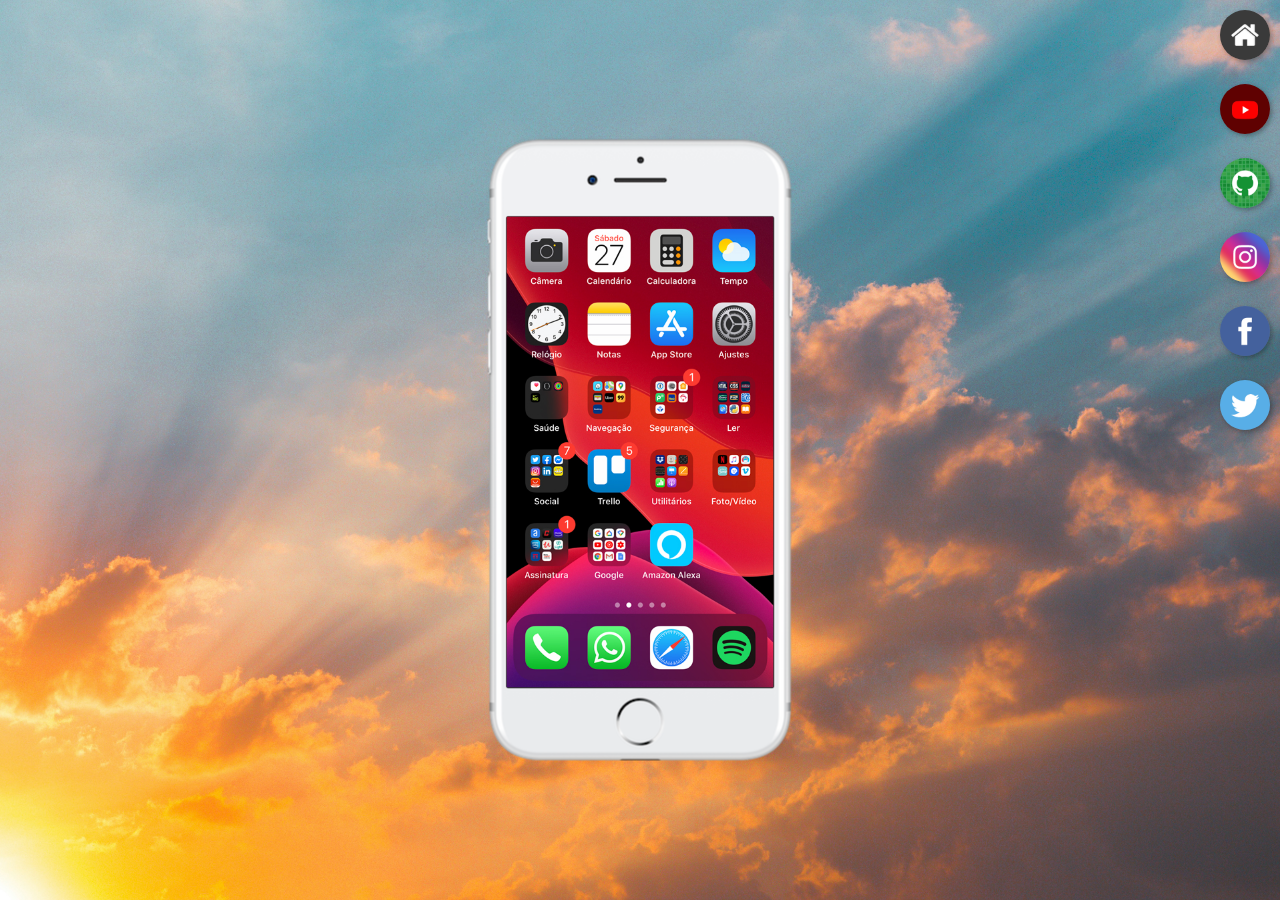
<file: index.html>
<!DOCTYPE html>
<html lang="pt-br">
<head>
    <meta charset="UTF-8">
    <meta name="viewport" content="width=device-width, initial-scale=1.0">
    <title>Projeto Redes Sociais</title>
    <link rel="shortcut icon" href="favicon.ico" type="image/x-icon">
    <link rel="stylesheet" href="estilos/style.css">

</head>

<body>
    <main>
        <section id="telefone">
            <iframe name="tela" id="tela" src="home.html" frameborder="0">Seu navagador não é compatível com isso.</iframe>
        </section>

        <section id="redes-sociais">
            <a href="home.html" target="tela"><img src="imagens/logo-home.jpg" alt=""></a><br>
            <a href="youtube.html" target="tela"><img src="imagens/logo-youtube.jpg" alt=""></a><br>
            <a href="github.html" target="tela"><img src="imagens/logo-github.jpg" alt=""></a><br>
            <a href="instagram.html" target="tela"><img src="imagens/logo-instagram.jpg" alt=""></a><br>
            <a href="facebook.html" target="tela"><img src="imagens/logo-facebook.jpg" alt=""></a><br>
            <a href="twitter.html" target="tela"><img src="imagens/logo-twitter.jpg" alt=""></a><br>
        </section>
    </main>
</body>

</html>
</file>
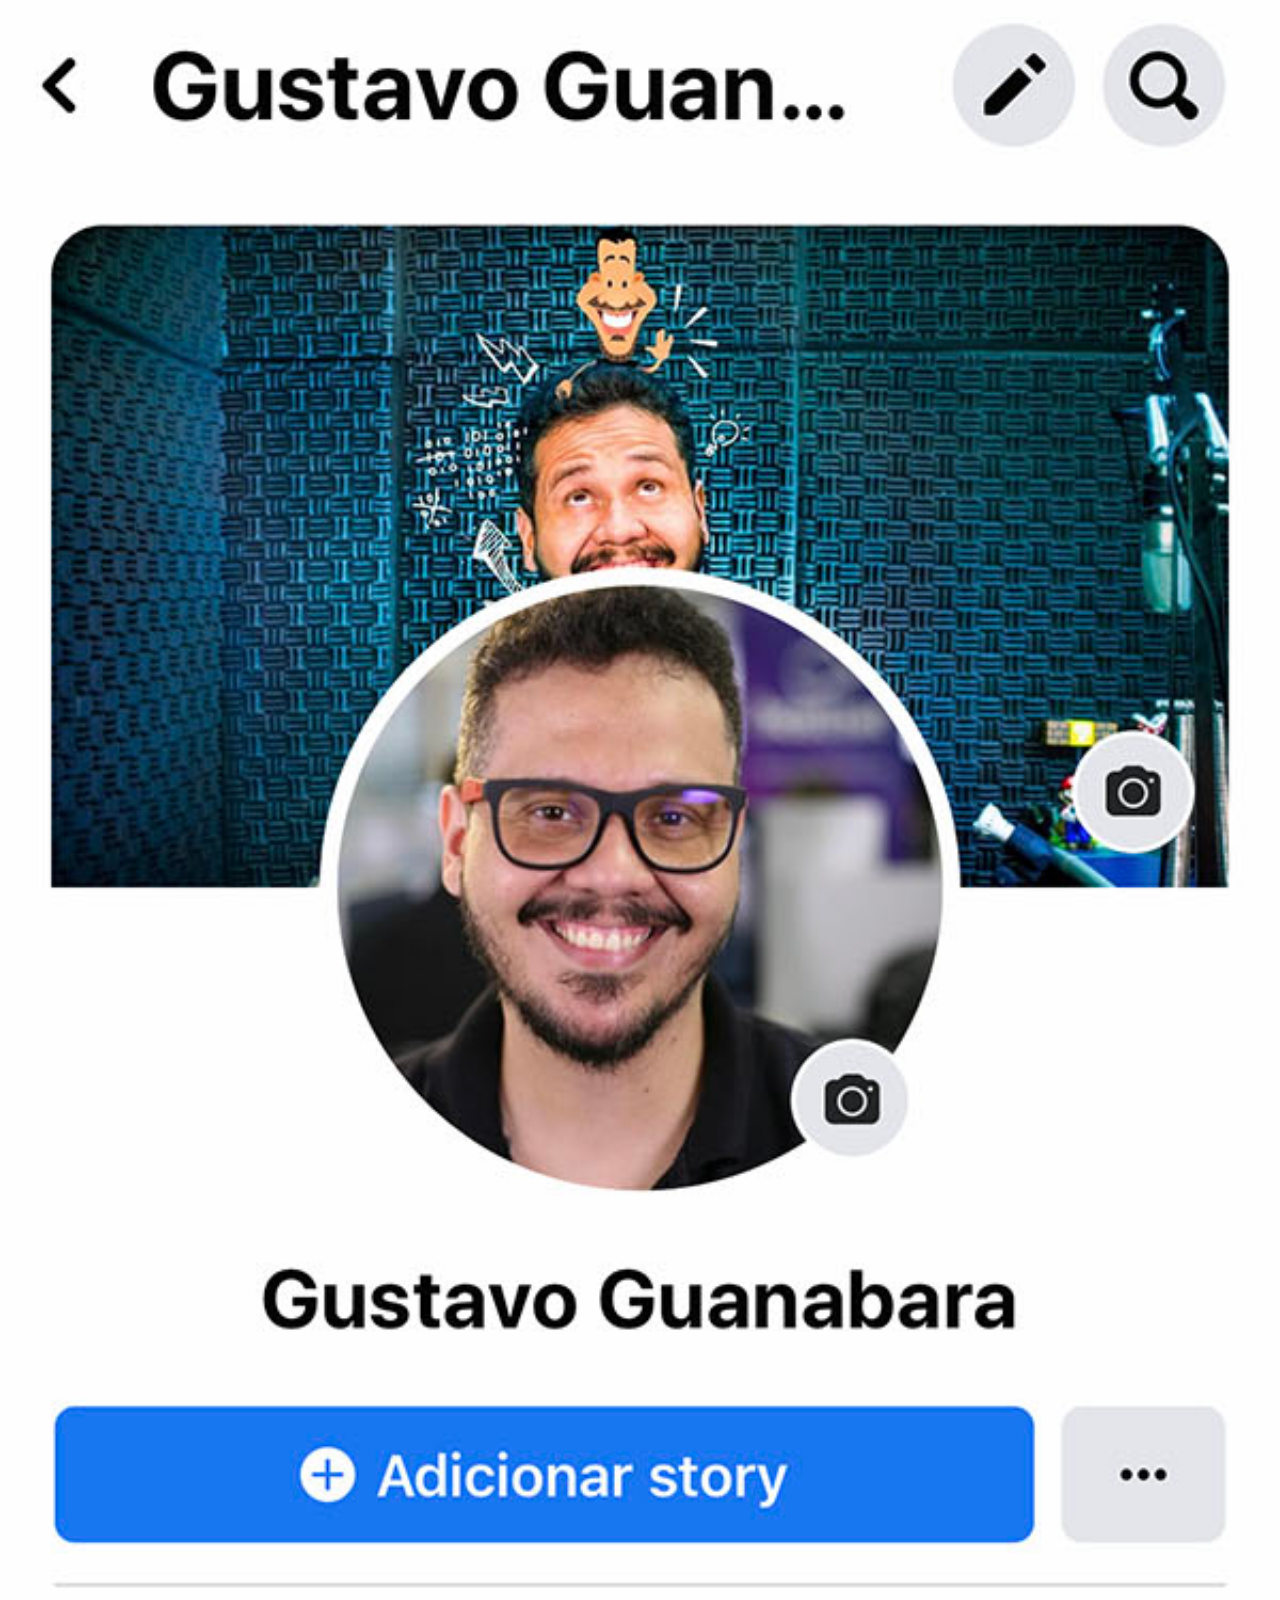
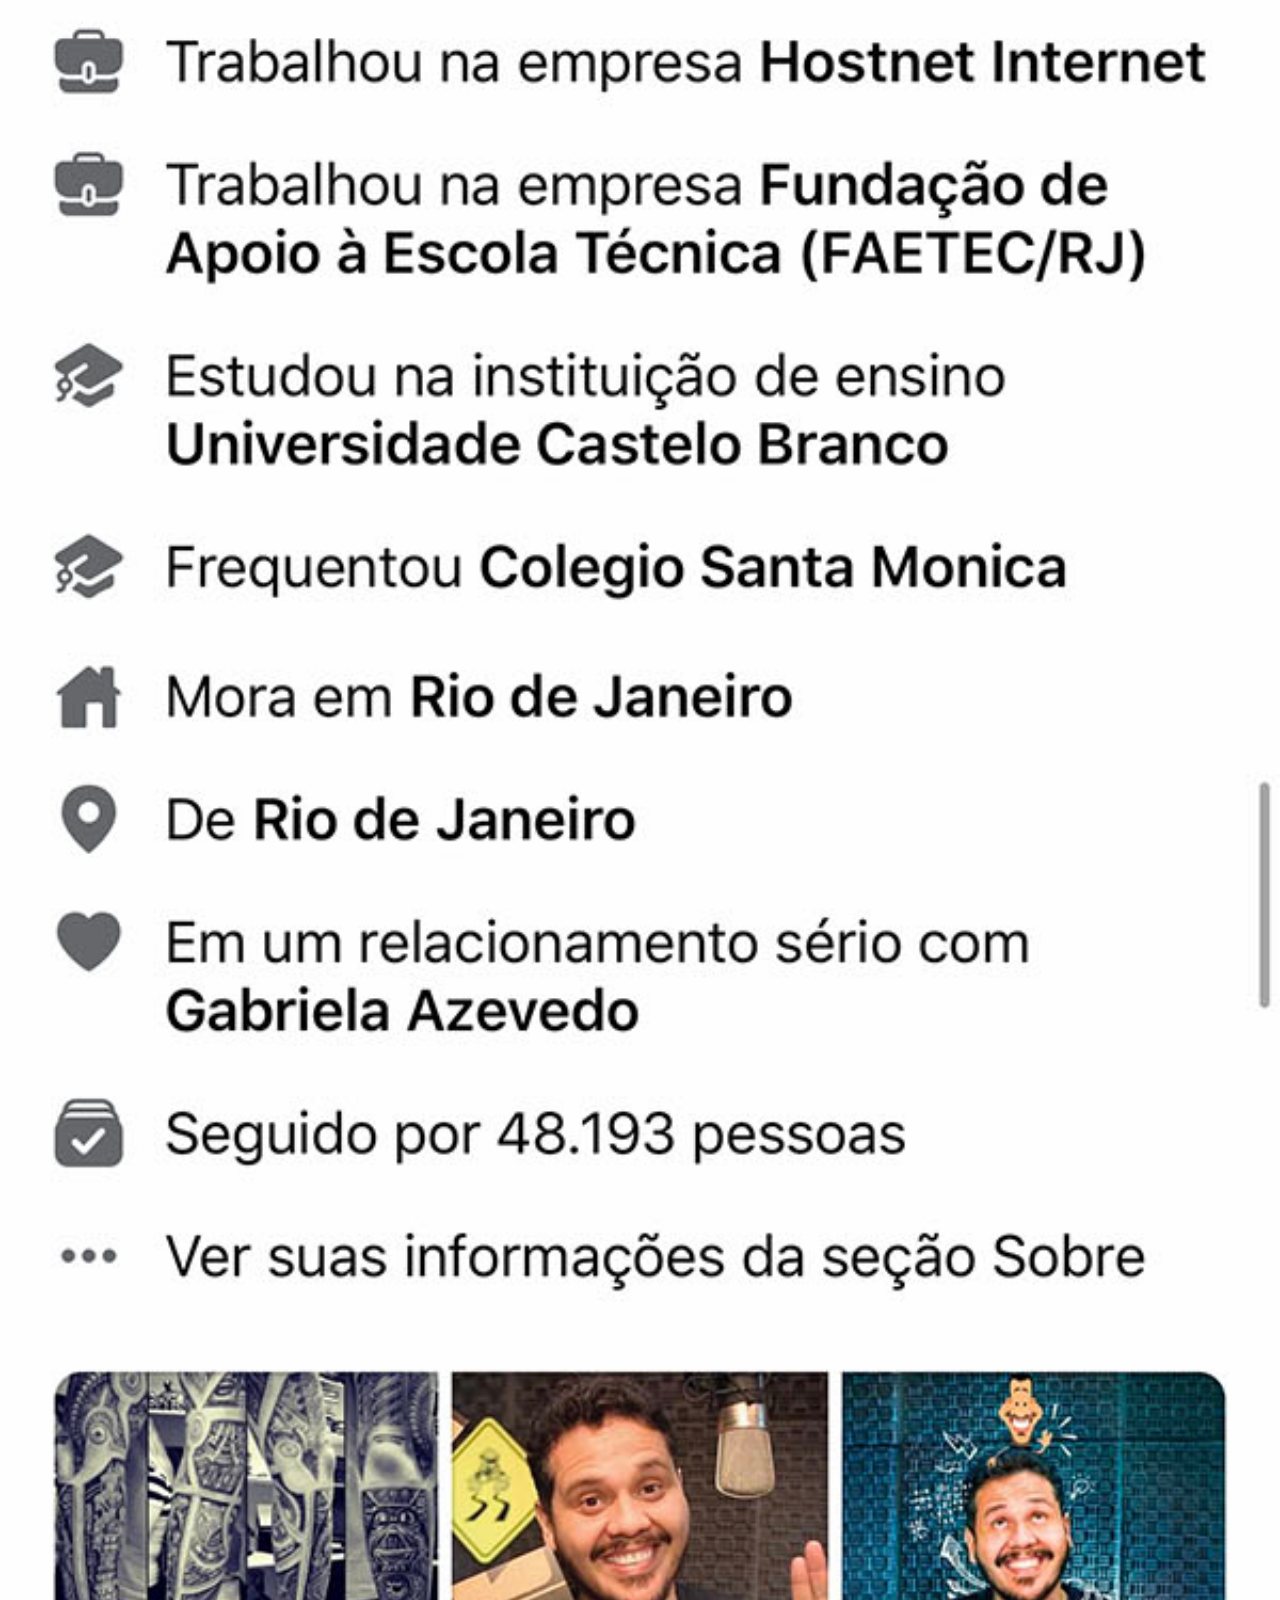
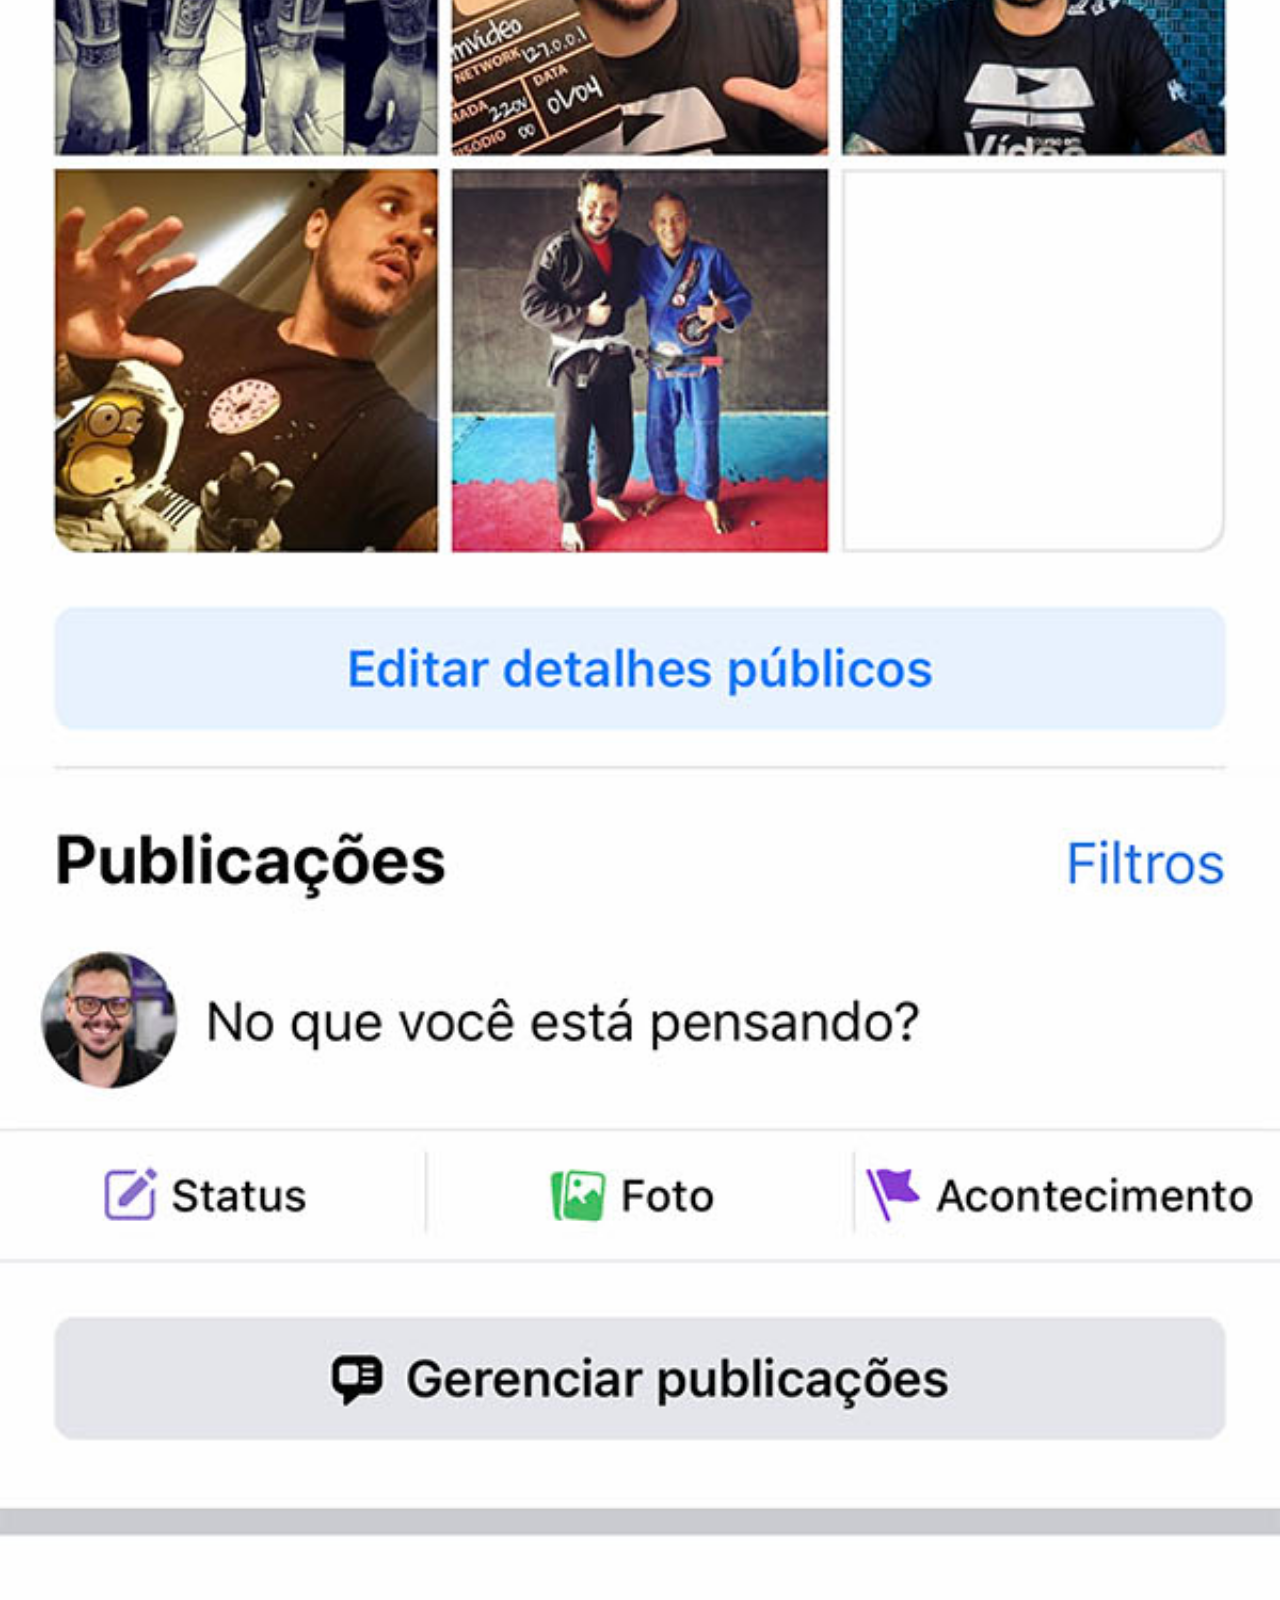
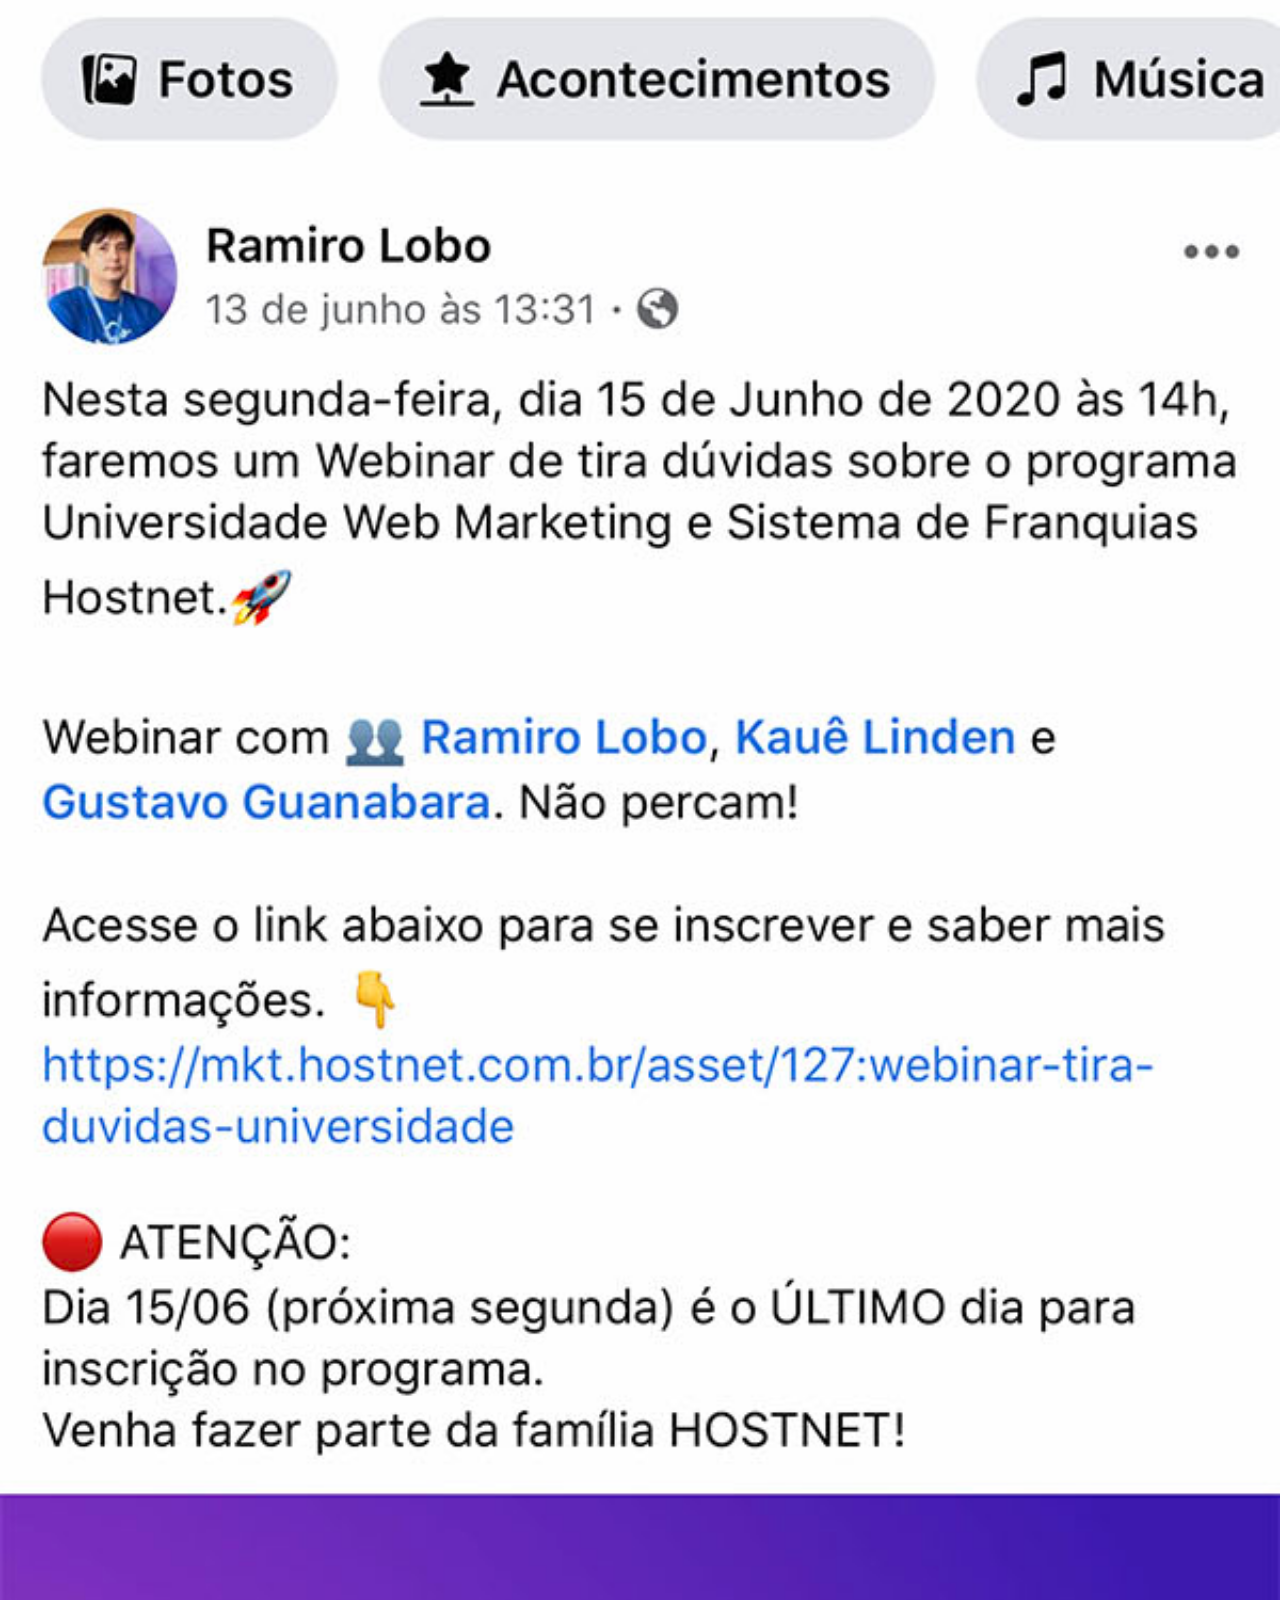
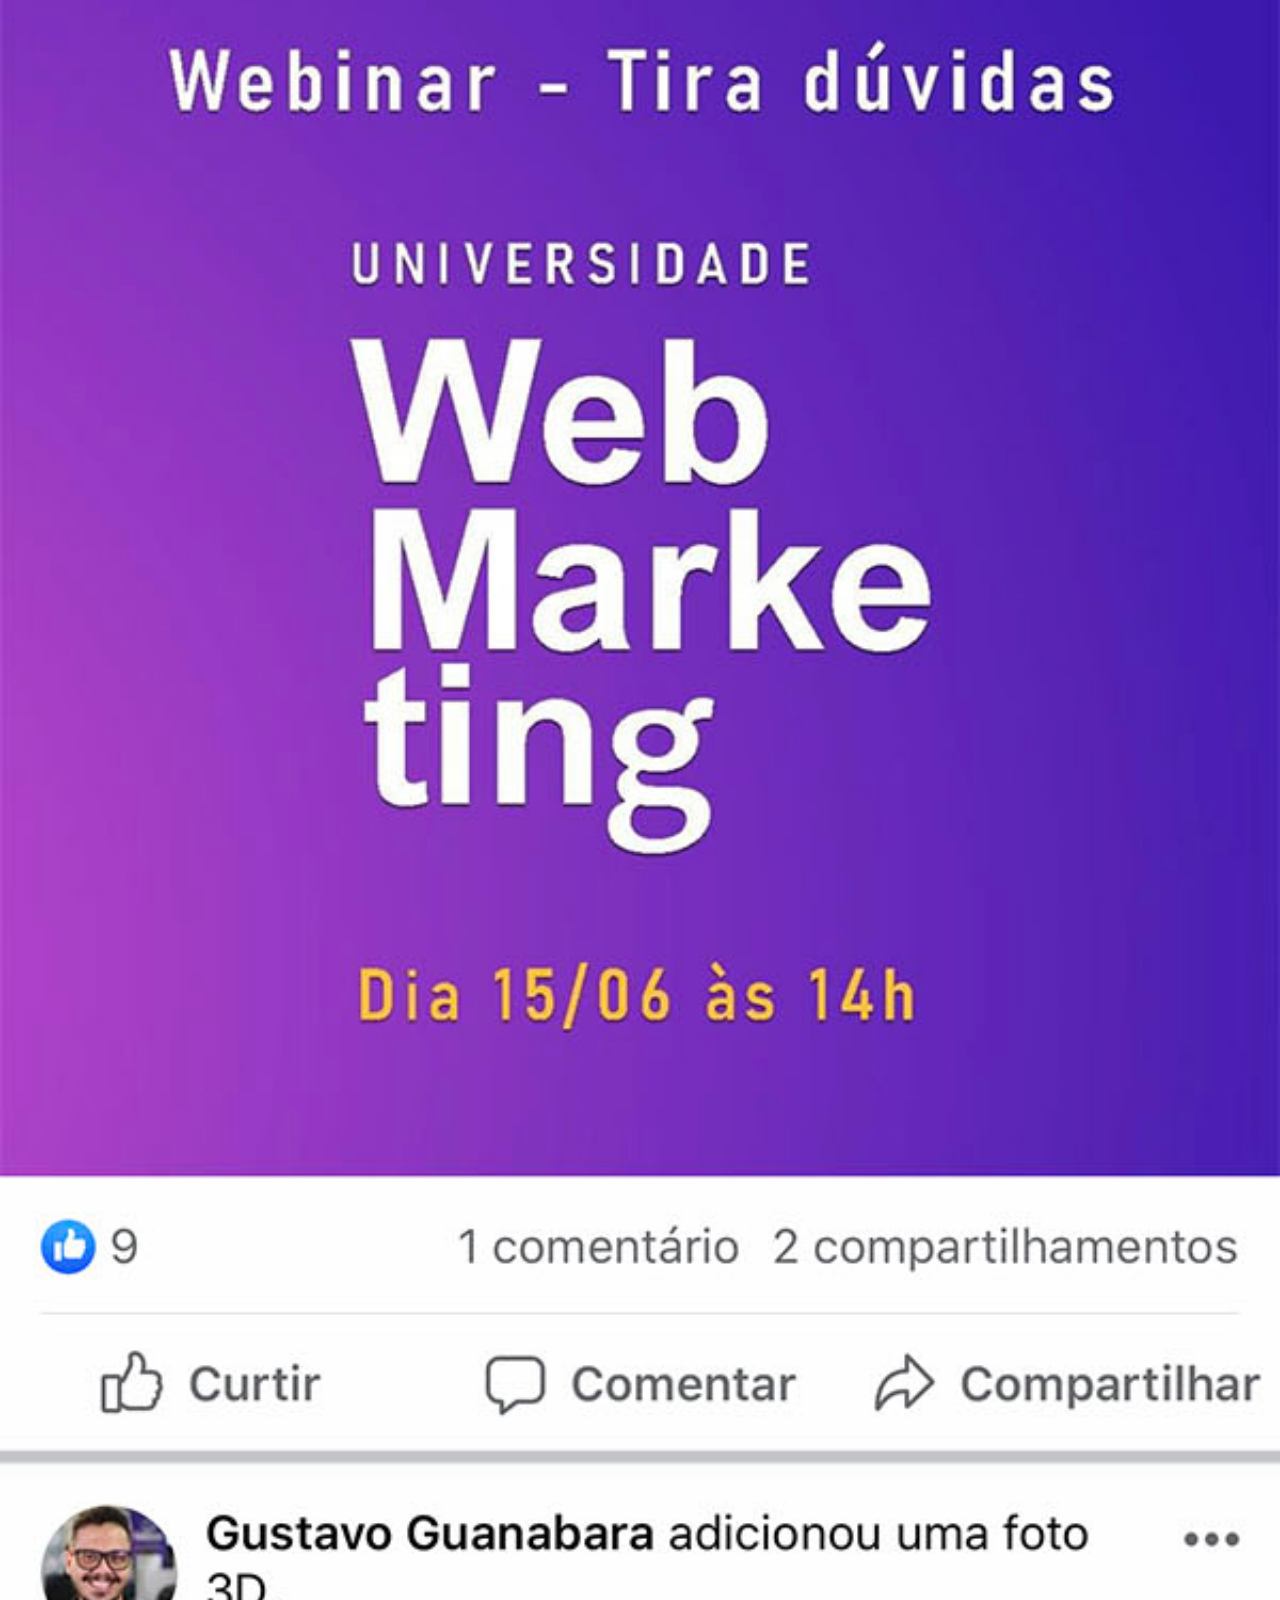
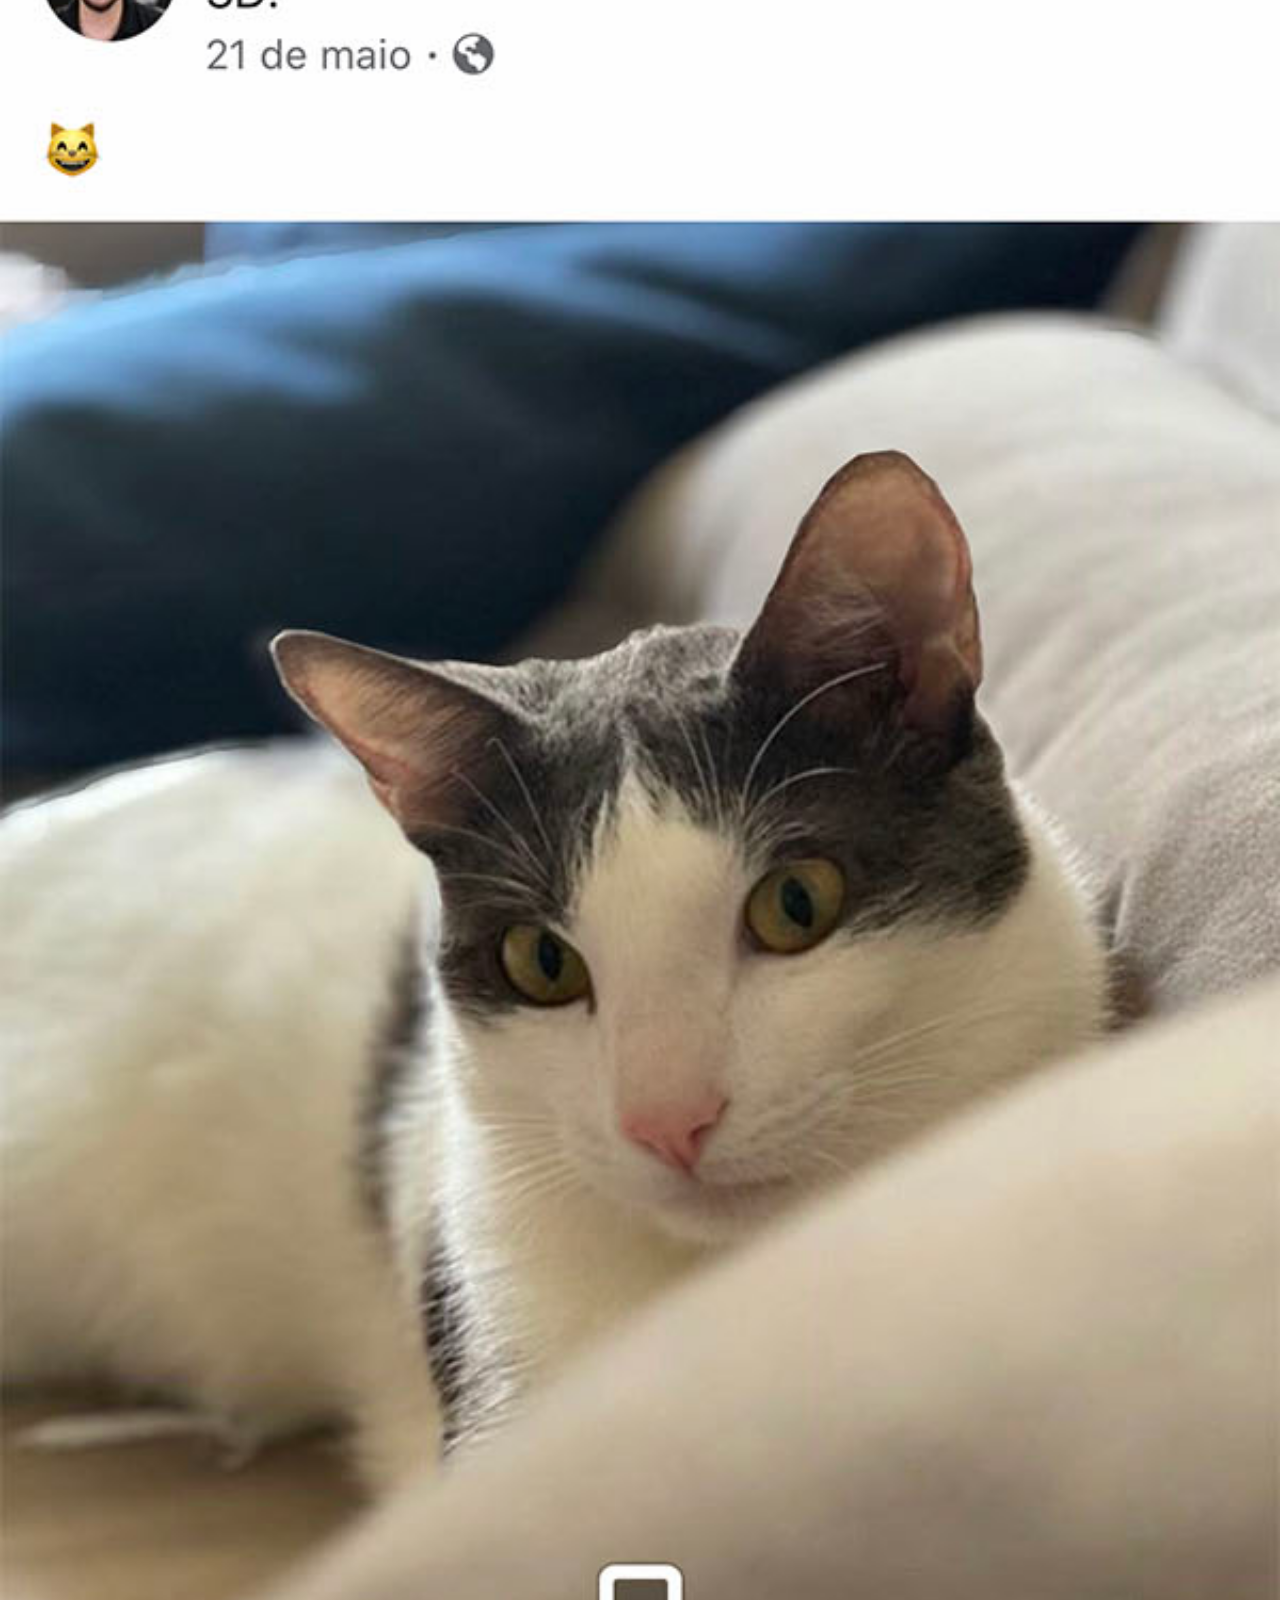
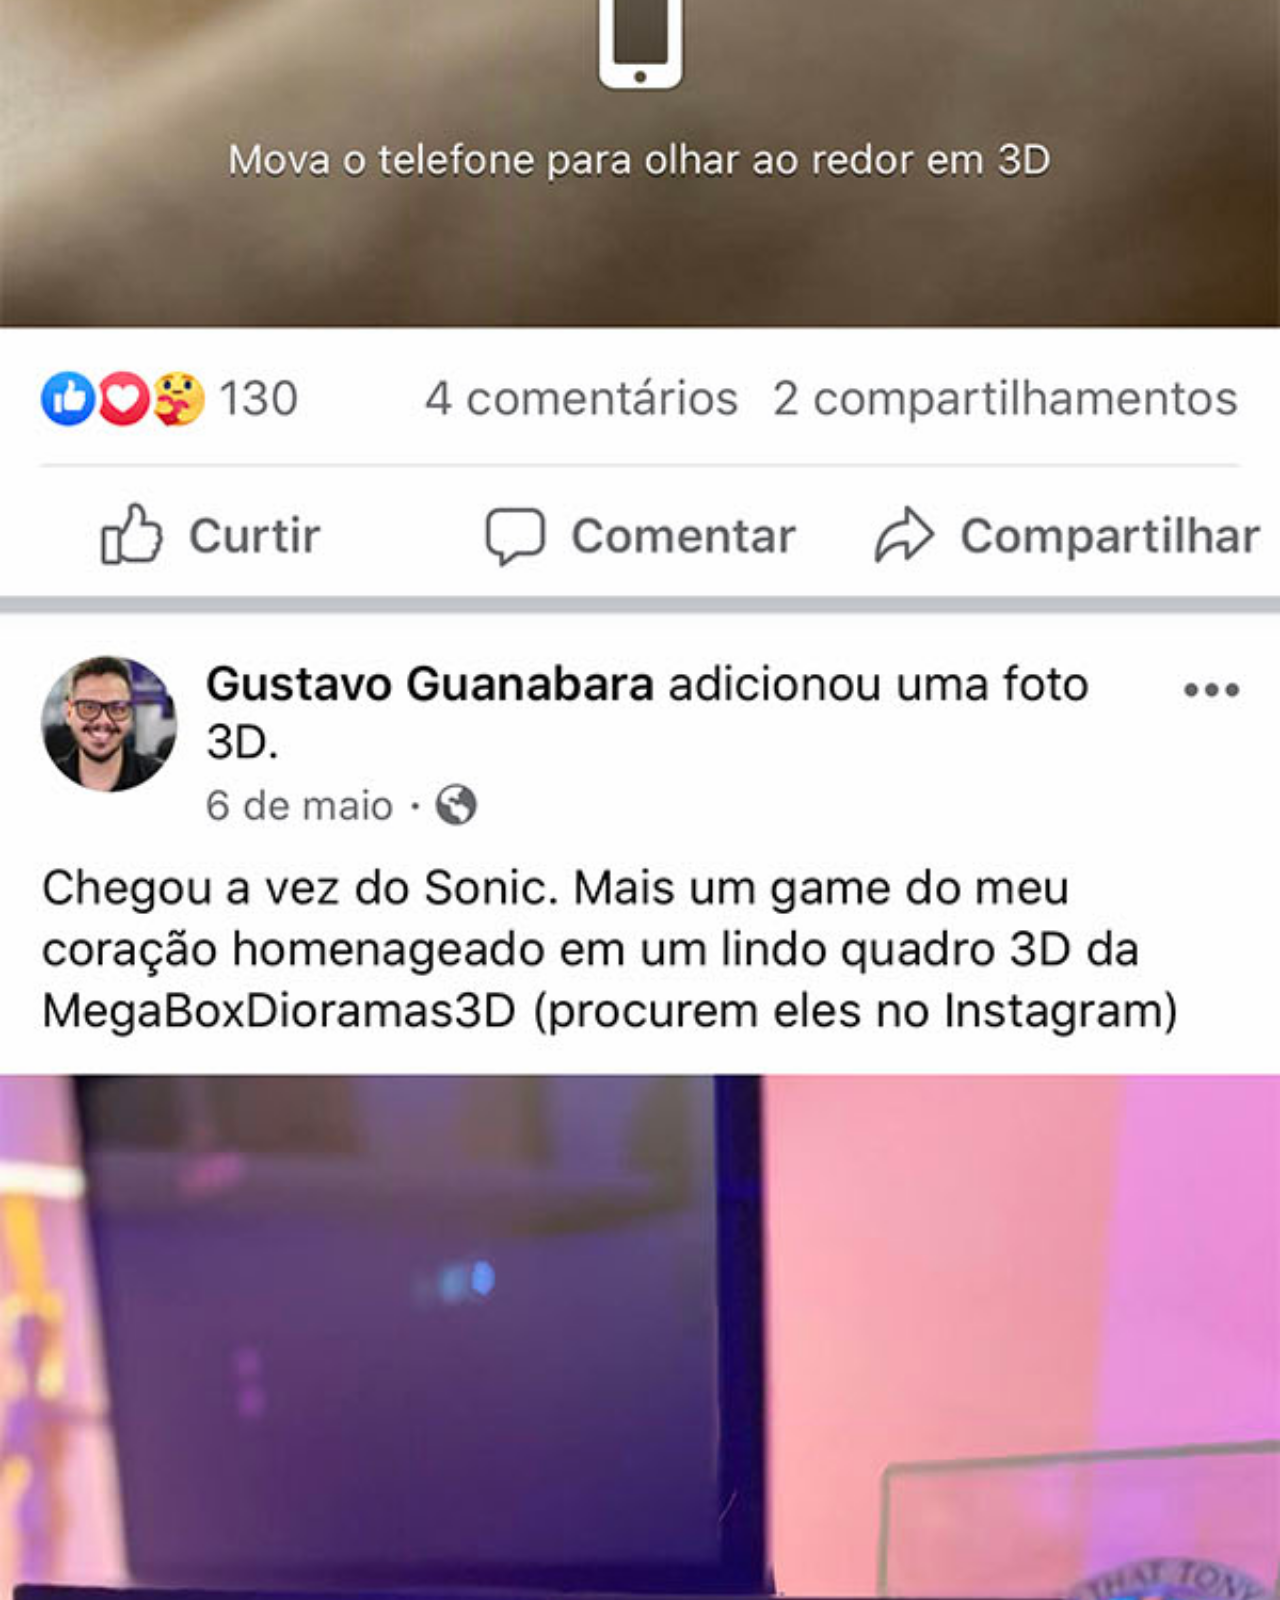
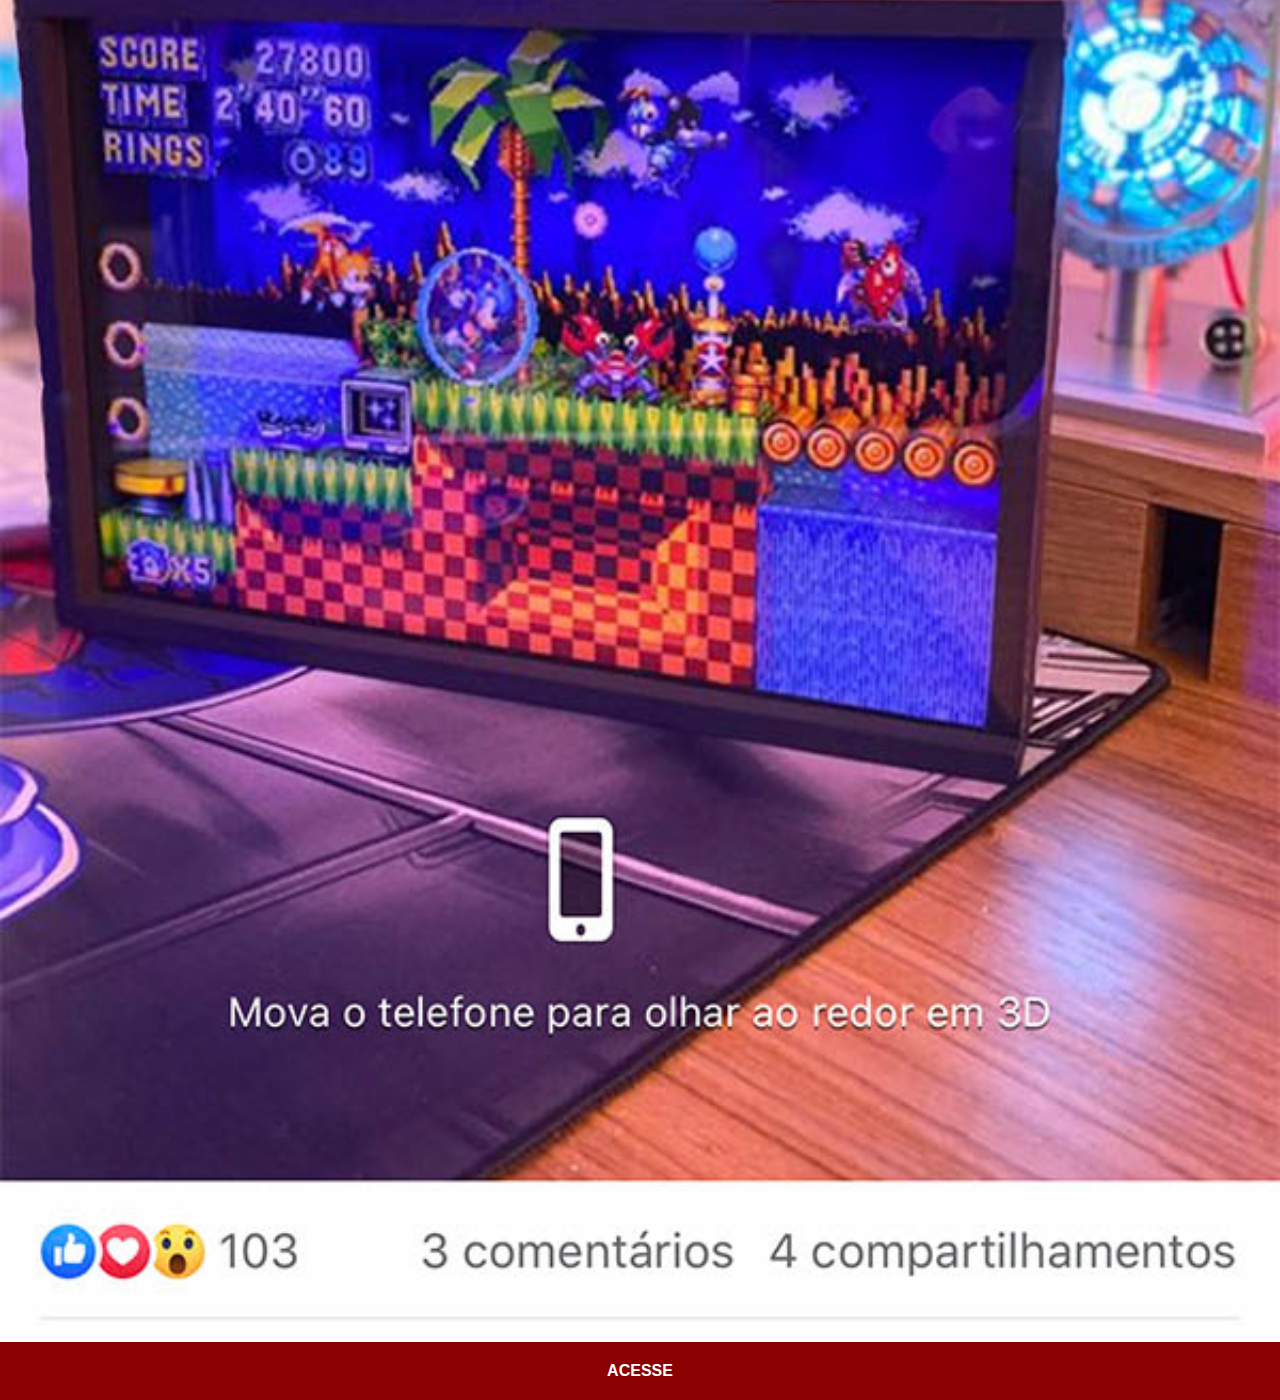
<file: facebook.html>
<!DOCTYPE html>
<html lang="pt-br">
<head>
    <meta charset="UTF-8">
    <meta name="viewport" content="width=device-width, initial-scale=1.0">
    <title>Document</title>
    <link rel="stylesheet" href="estilos/social.css">

</head>

<body>
    <img src="imagens/tela-facebook.jpg" alt="">
    <a href="https://www.facebook.com/campaign/landing.php?&campaign_id=1661784632&extra_1=s%7Cc%7C513440386732%7Ce%7Cfacebook%7C&placement=&creative=513440386732&keyword=facebook&partner_id=googlesem&extra_2=campaignid%3D1661784632%26adgroupid%3D63686352403%26matchtype%3De%26network%3Dg%26source%3Dnotmobile%26search_or_content%3Ds%26device%3Dc%26devicemodel%3D%26adposition%3D%26target%3D%26targetid%3Dkwd-541132862%26loc_physical_ms%3D1032033%26loc_interest_ms%3D%26feeditemid%3D%26param1%3D%26param2%3D&gad_source=1&gclid=CjwKCAjwxNW2BhAkEiwA24Cm9Gdnu4_NXP7JDwfYvFszxn2Uhj9v-OQAyDBKRb7mxb_4gItc9dylDBoCG7oQAvD_BwE">ACESSE</a>
</body>

</html>
</file>
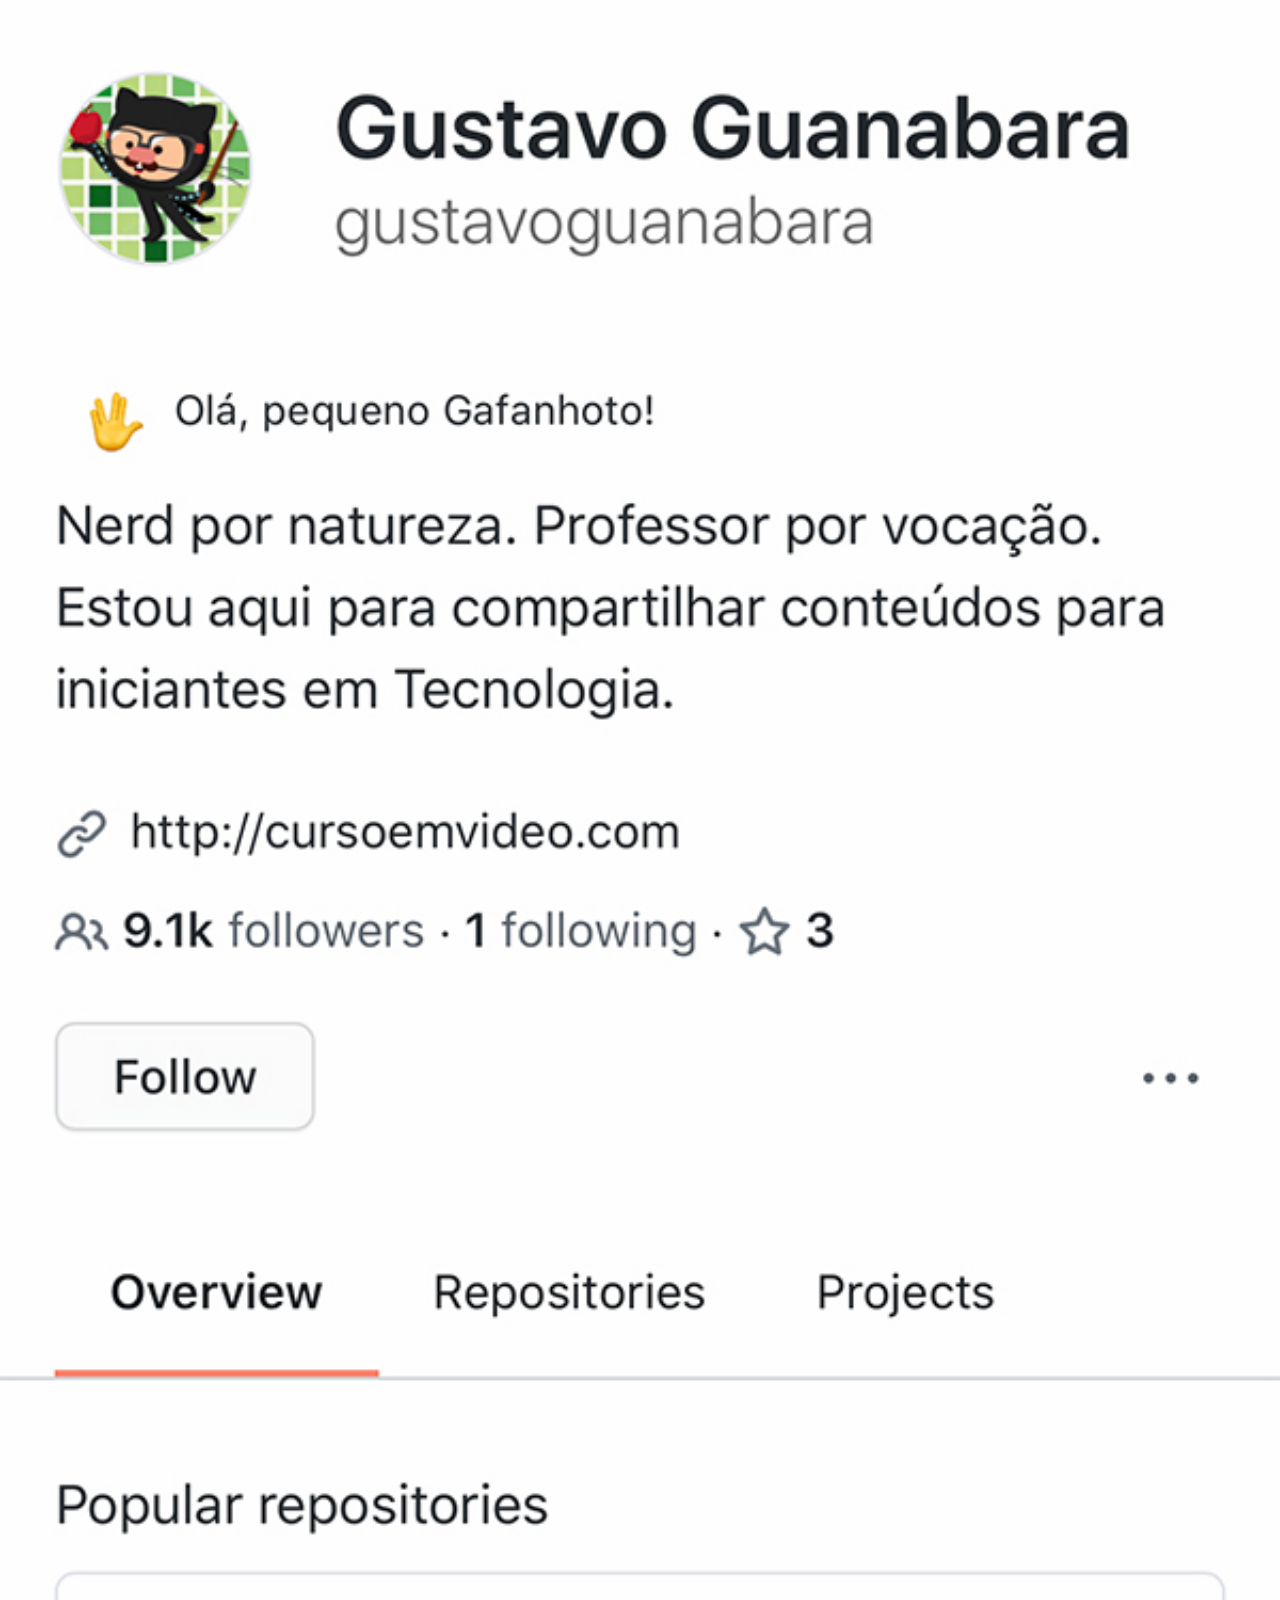
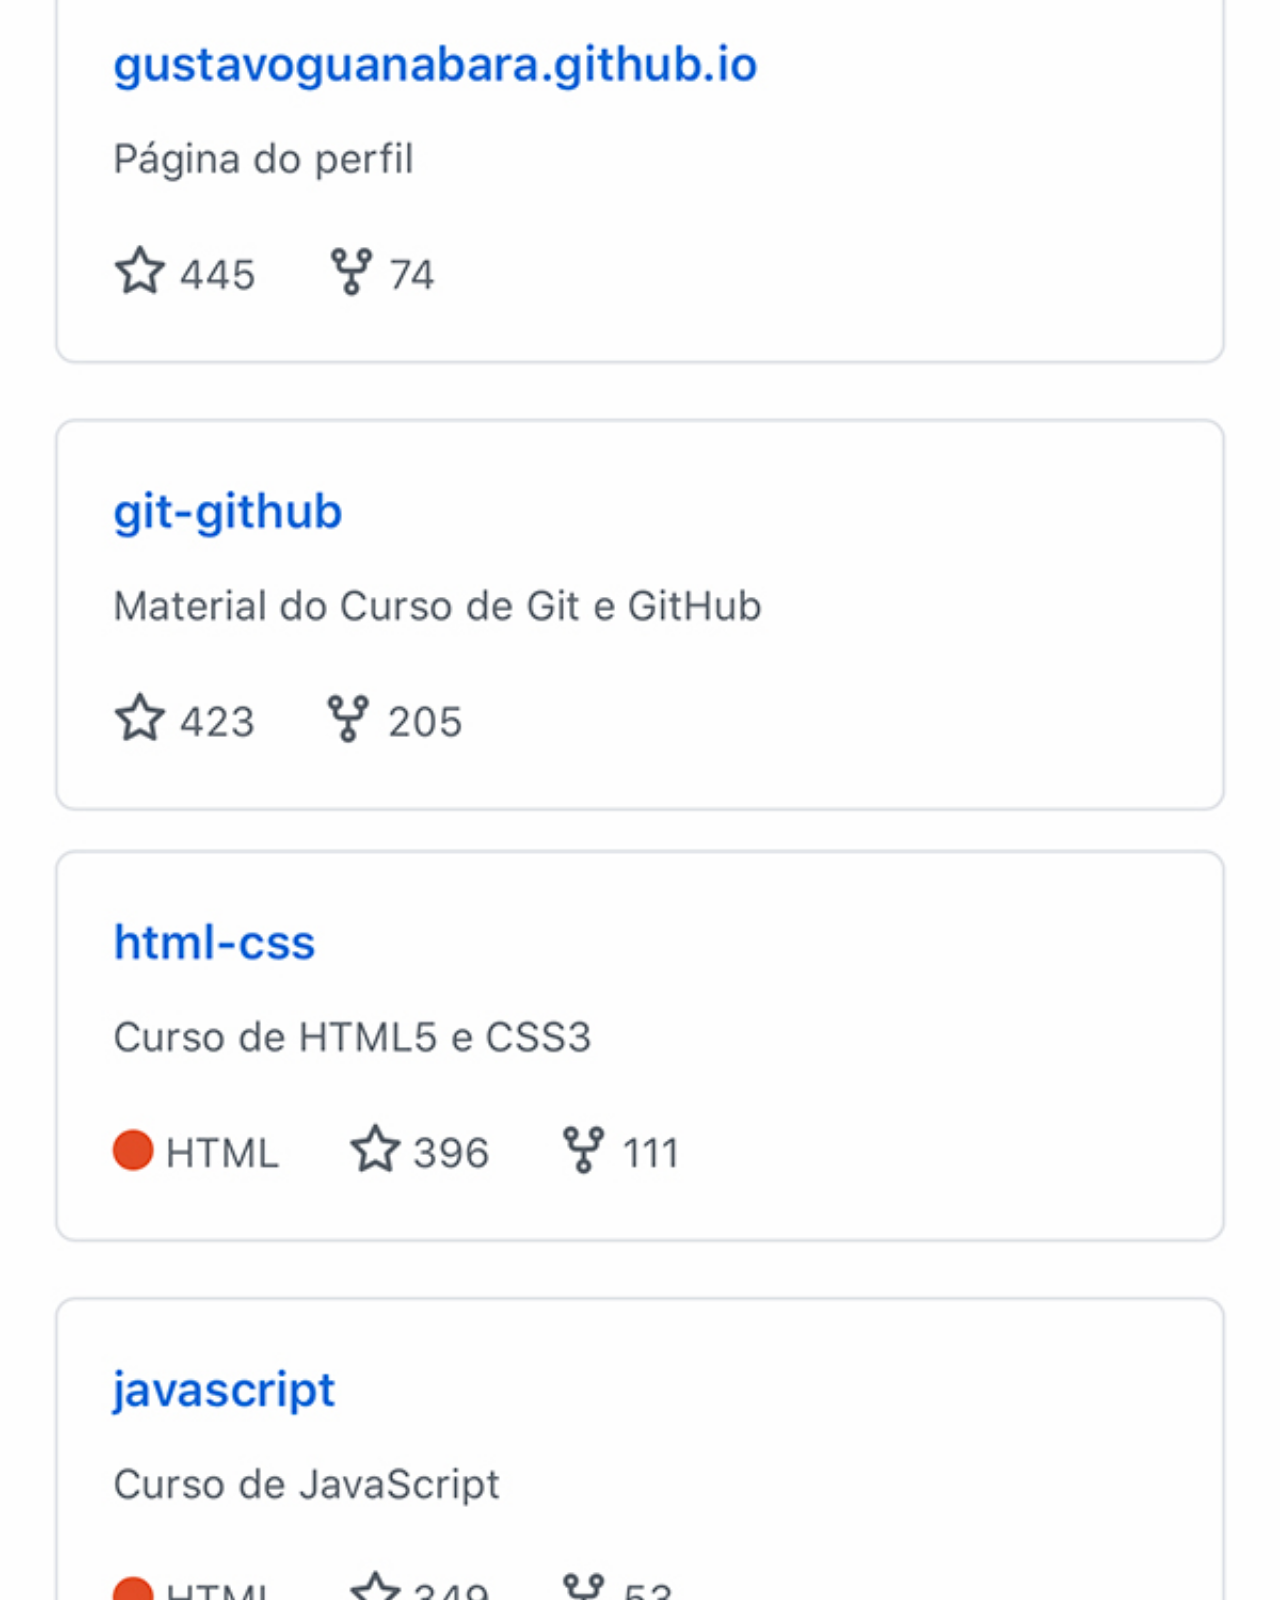
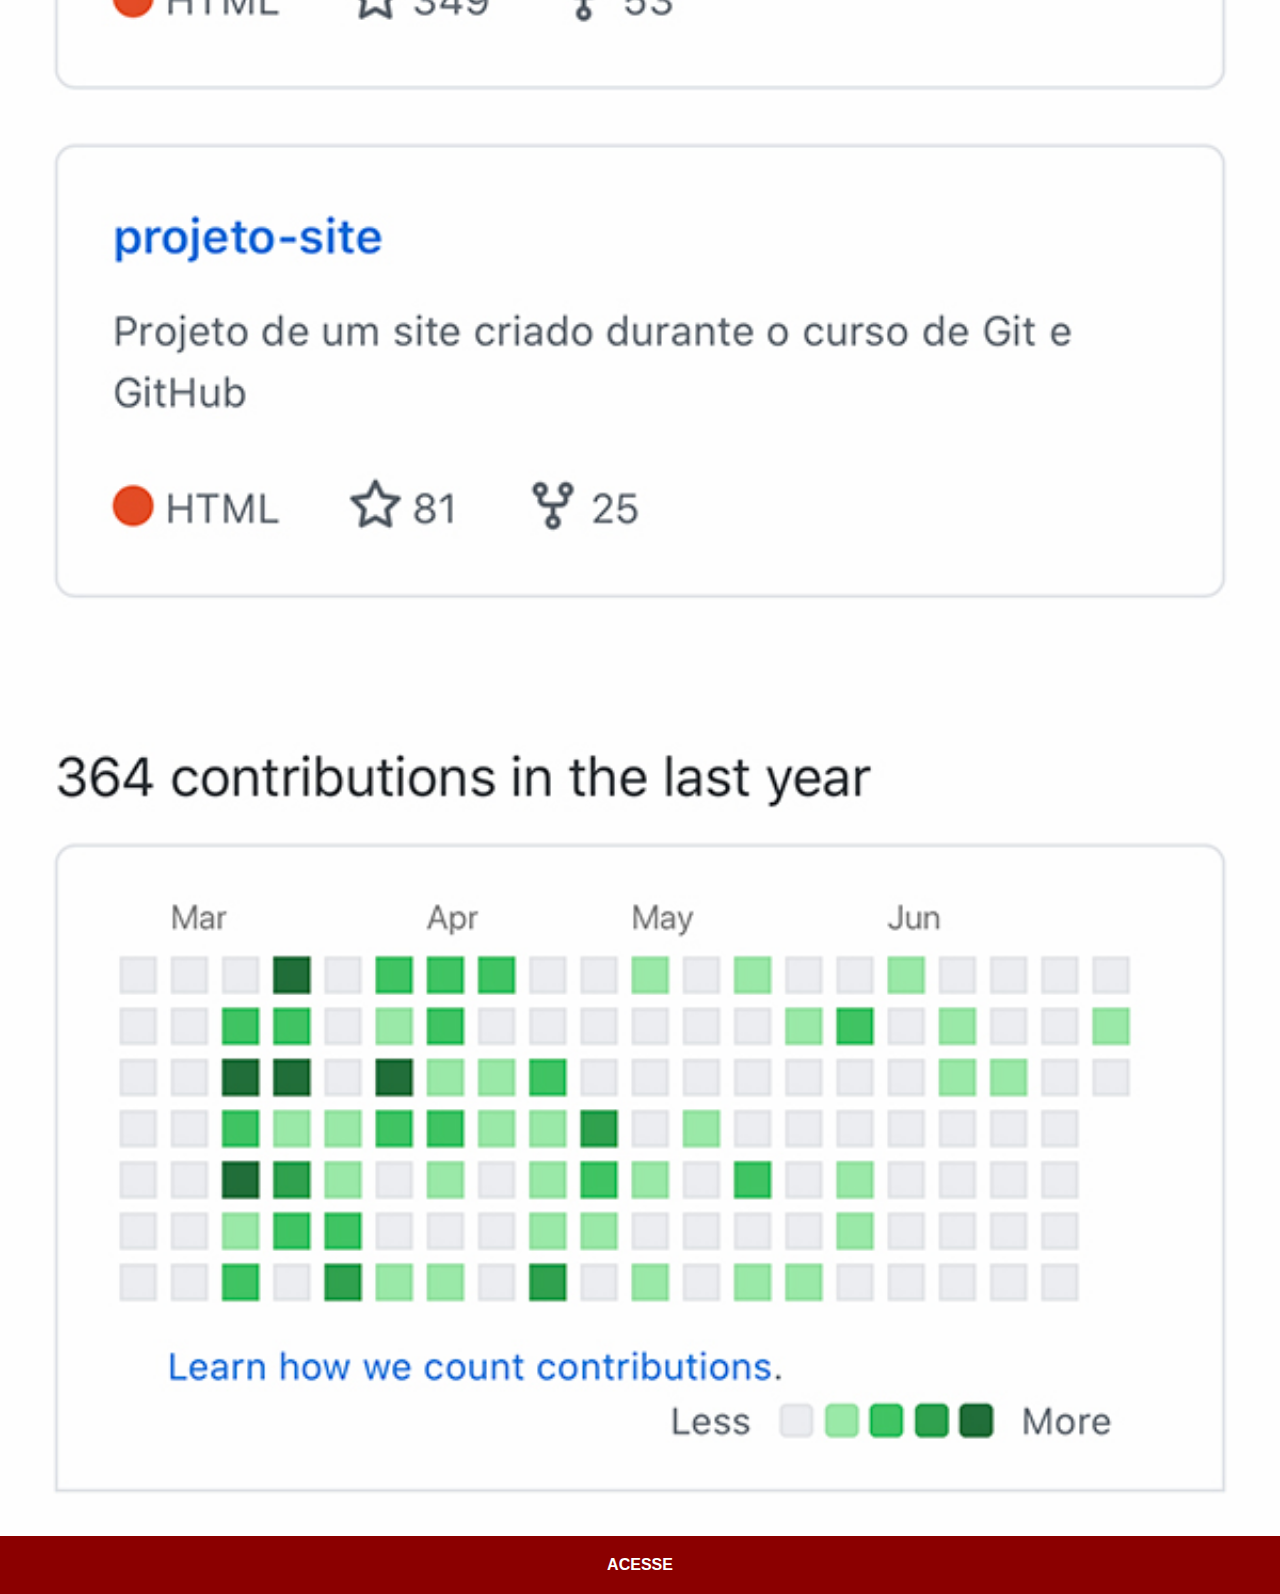
<file: github.html>
<!DOCTYPE html>
<html lang="pt-br">
<head>
    <meta charset="UTF-8">
    <meta name="viewport" content="width=device-width, initial-scale=1.0">
    <title>Document</title>
    <link rel="stylesheet" href="estilos/social.css">

</head>

<body>
    <img src="imagens/tela-github.jpg" alt="">
    <a href="https://github.com/RiaanPaatrick" target="_blank">ACESSE</a>
</body>

</html>
</file>
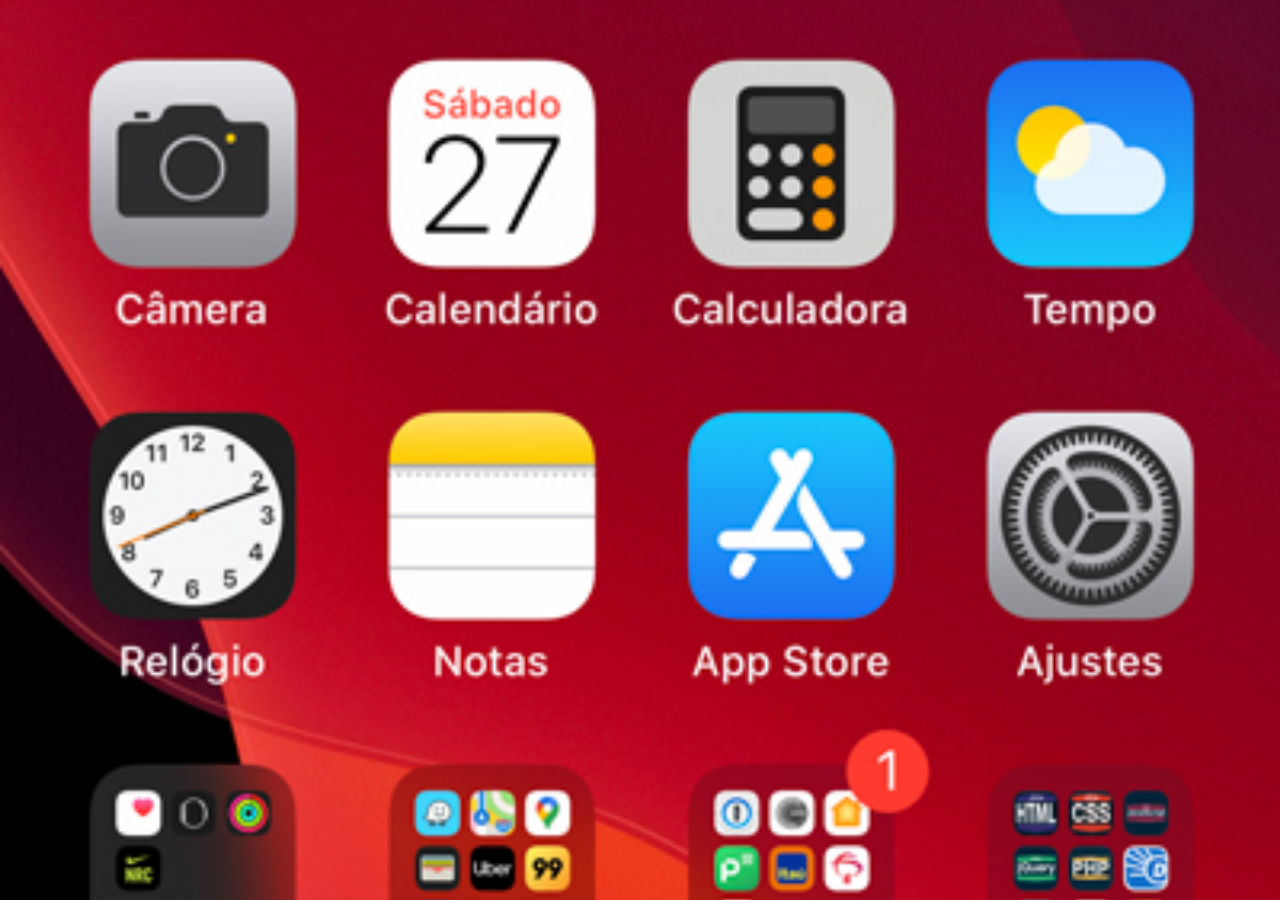
<file: home.html>
<!DOCTYPE html>
<html lang="pt-br">
<head>
    <meta charset="UTF-8">
    <meta name="viewport" content="width=device-width, initial-scale=1.0">
    <title>Home</title>
    <style>
        *{
            margin: 0px;
            padding: 0px;
        }
        body{
            width: 100vw;
            height: 100vh;
            background: black url(imagens/tela-home.jpg) no-repeat top center;
            background-size: cover;
        }
    </style>

</head>


<body>
    
</body>

</html>
</file>
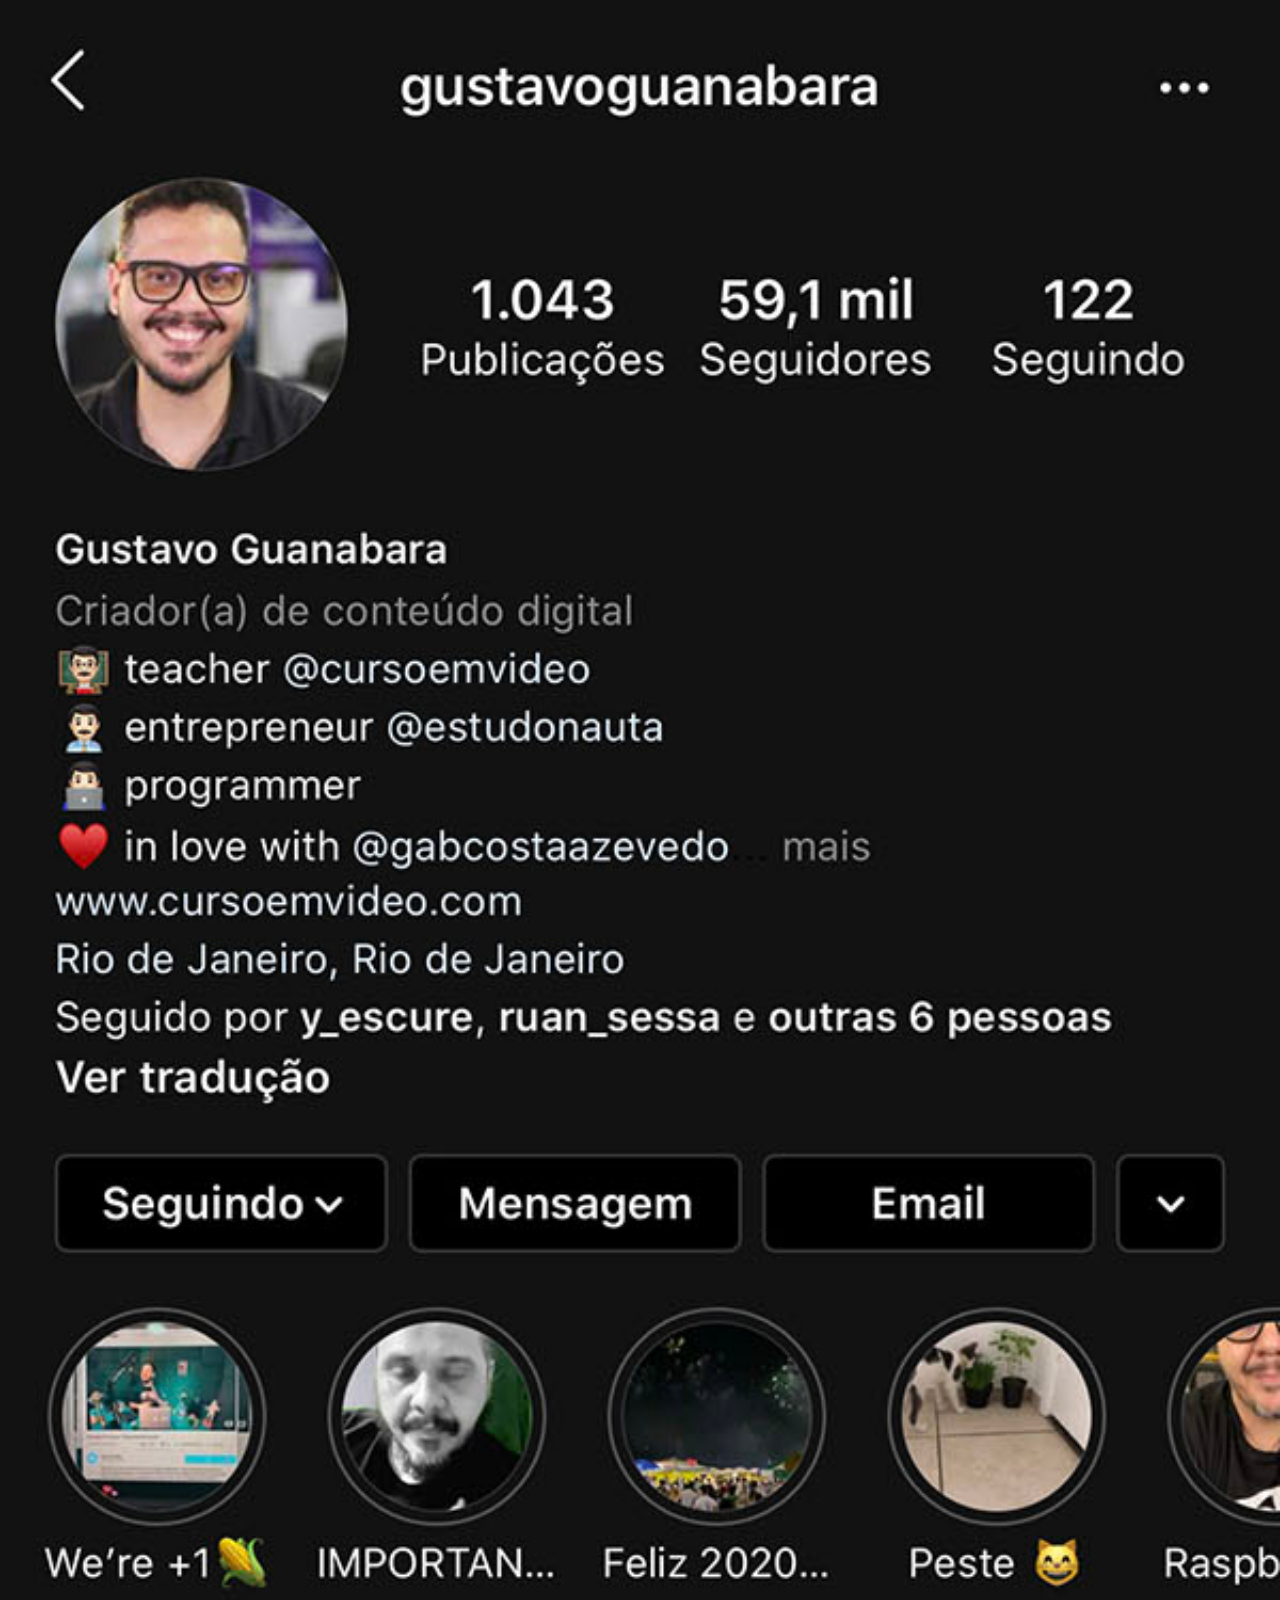
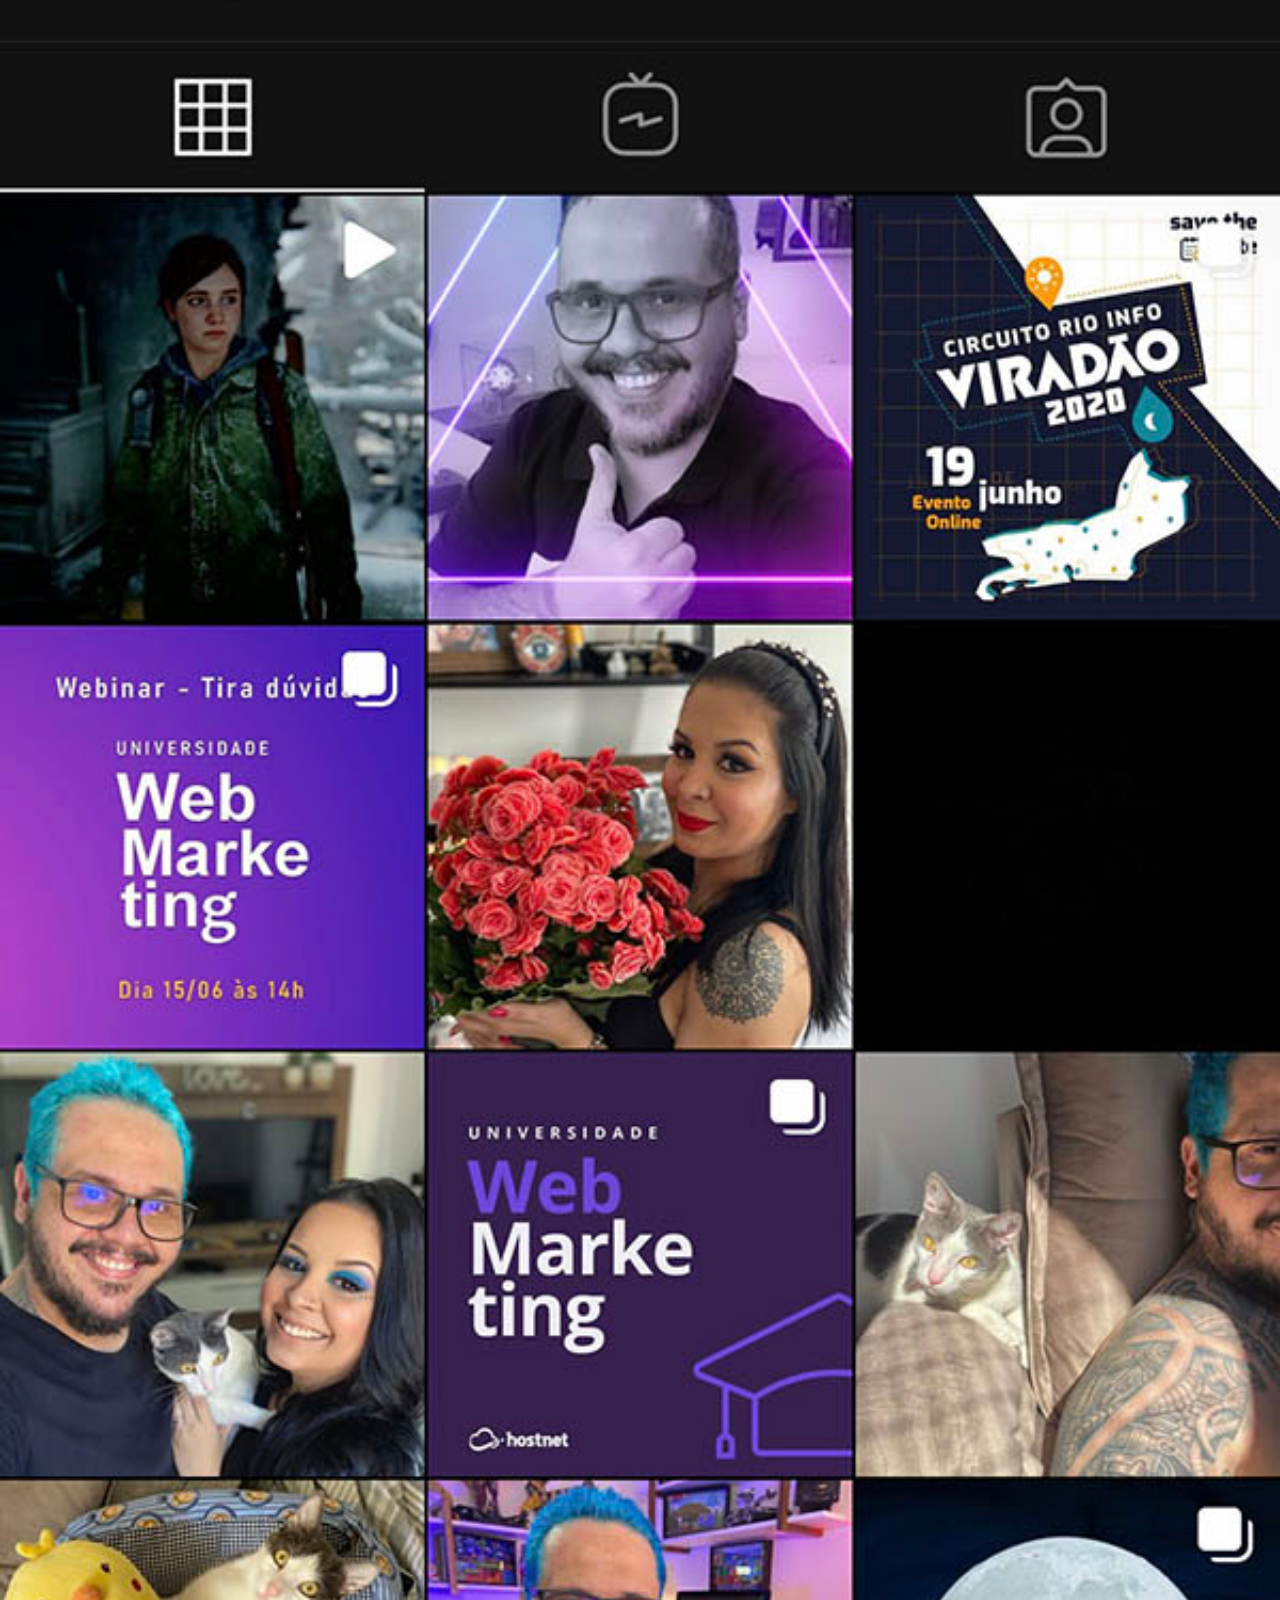
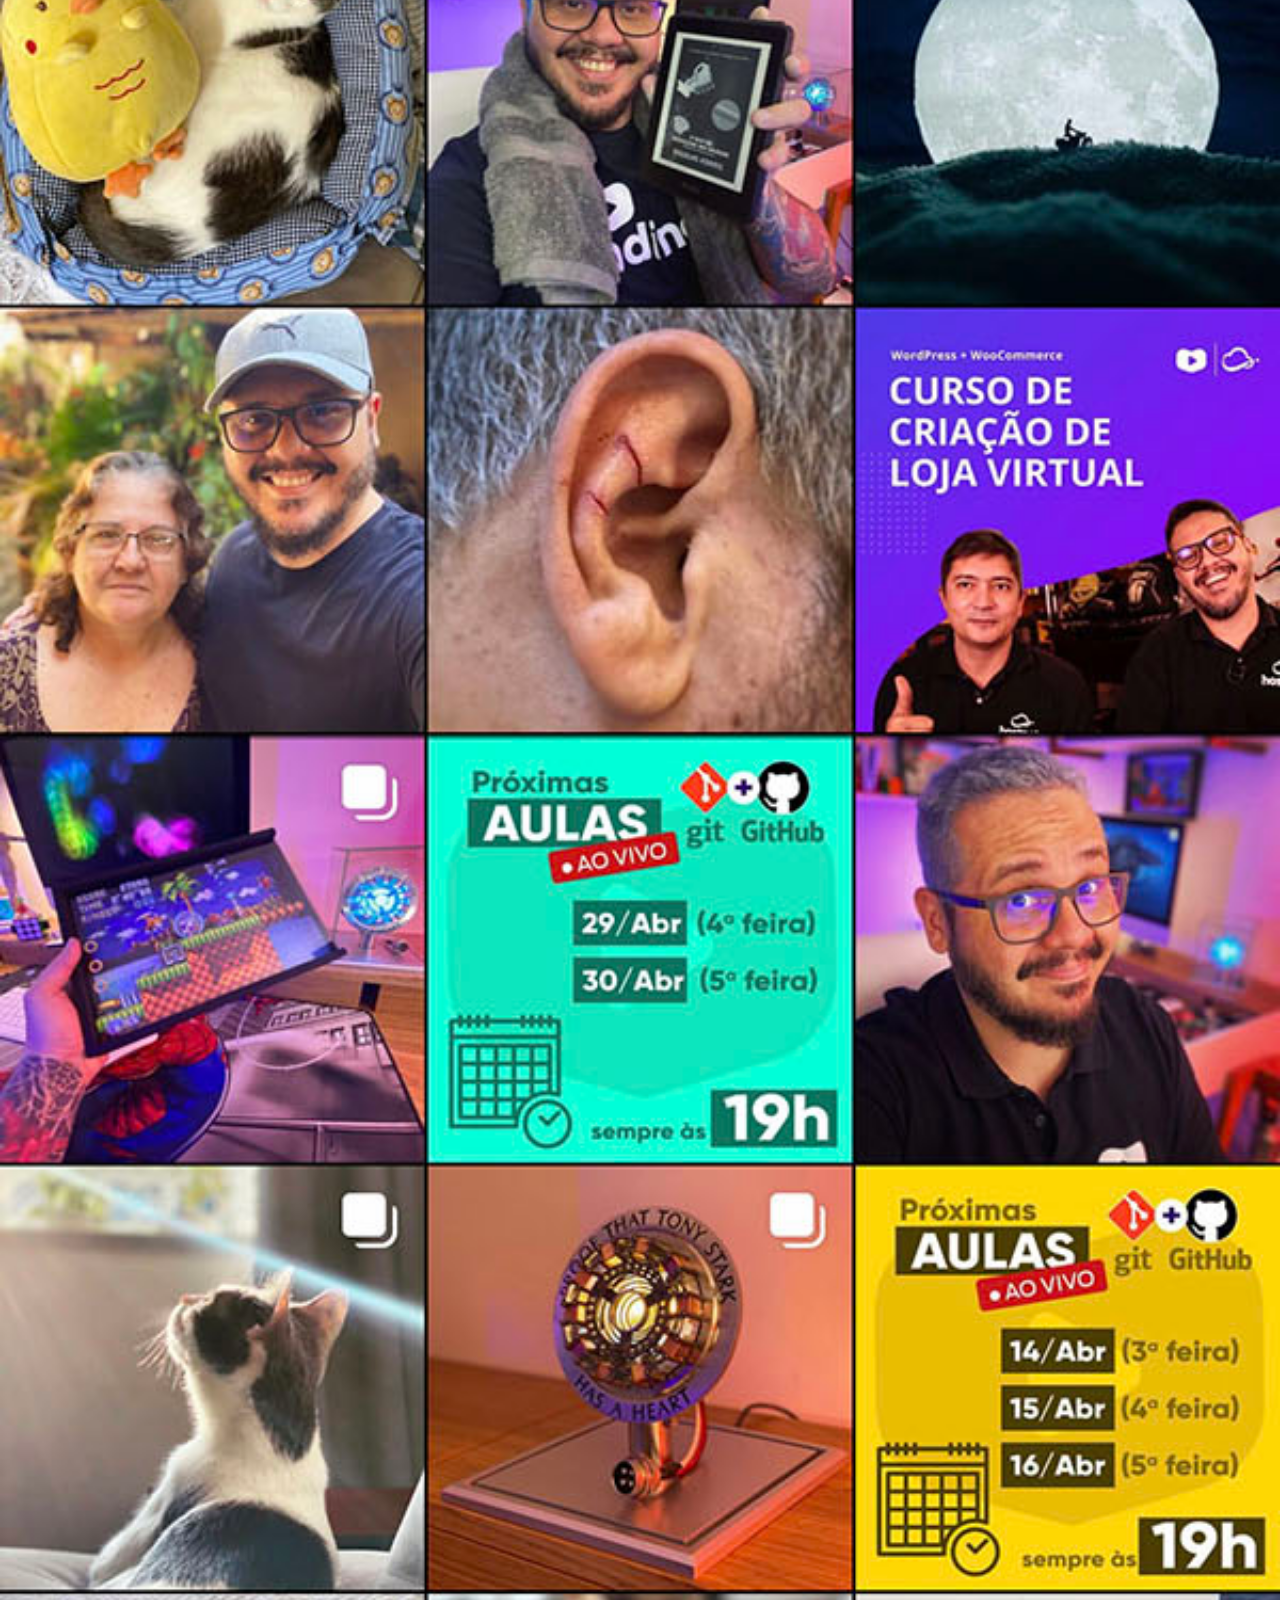
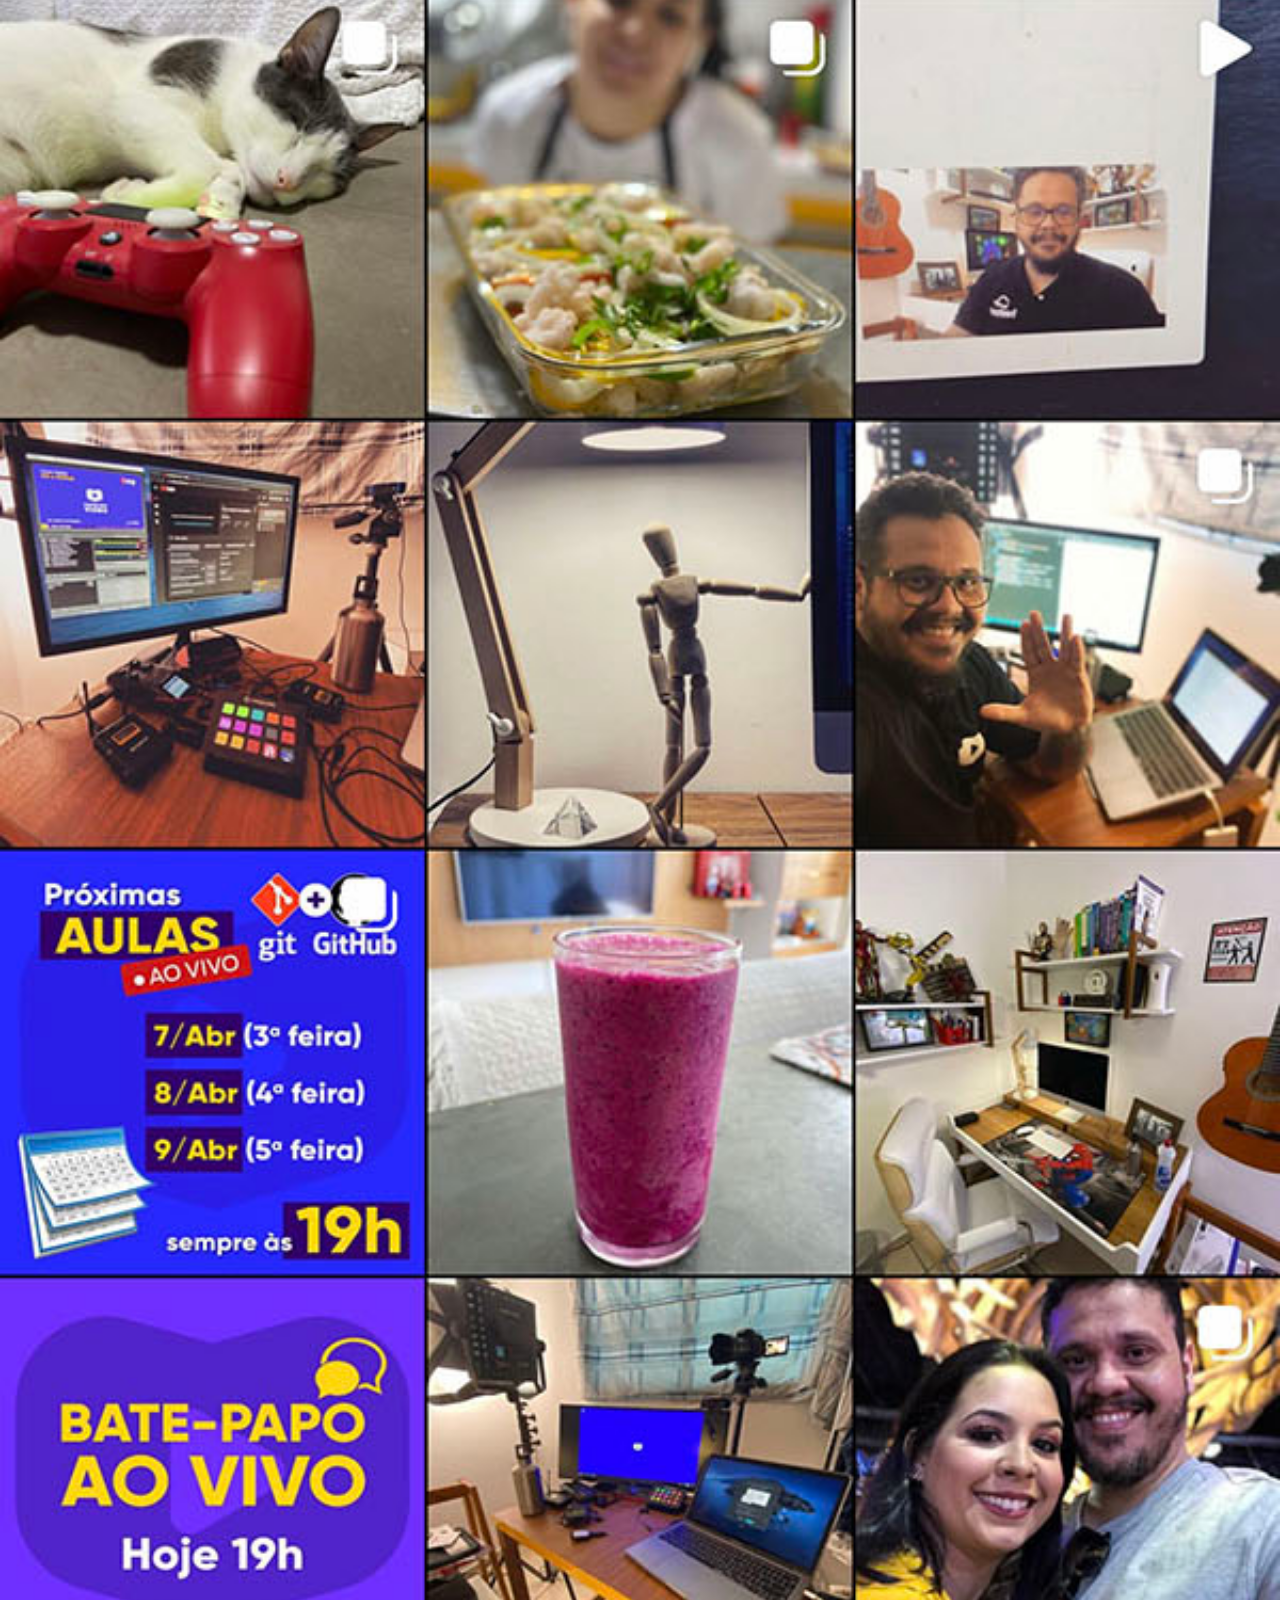
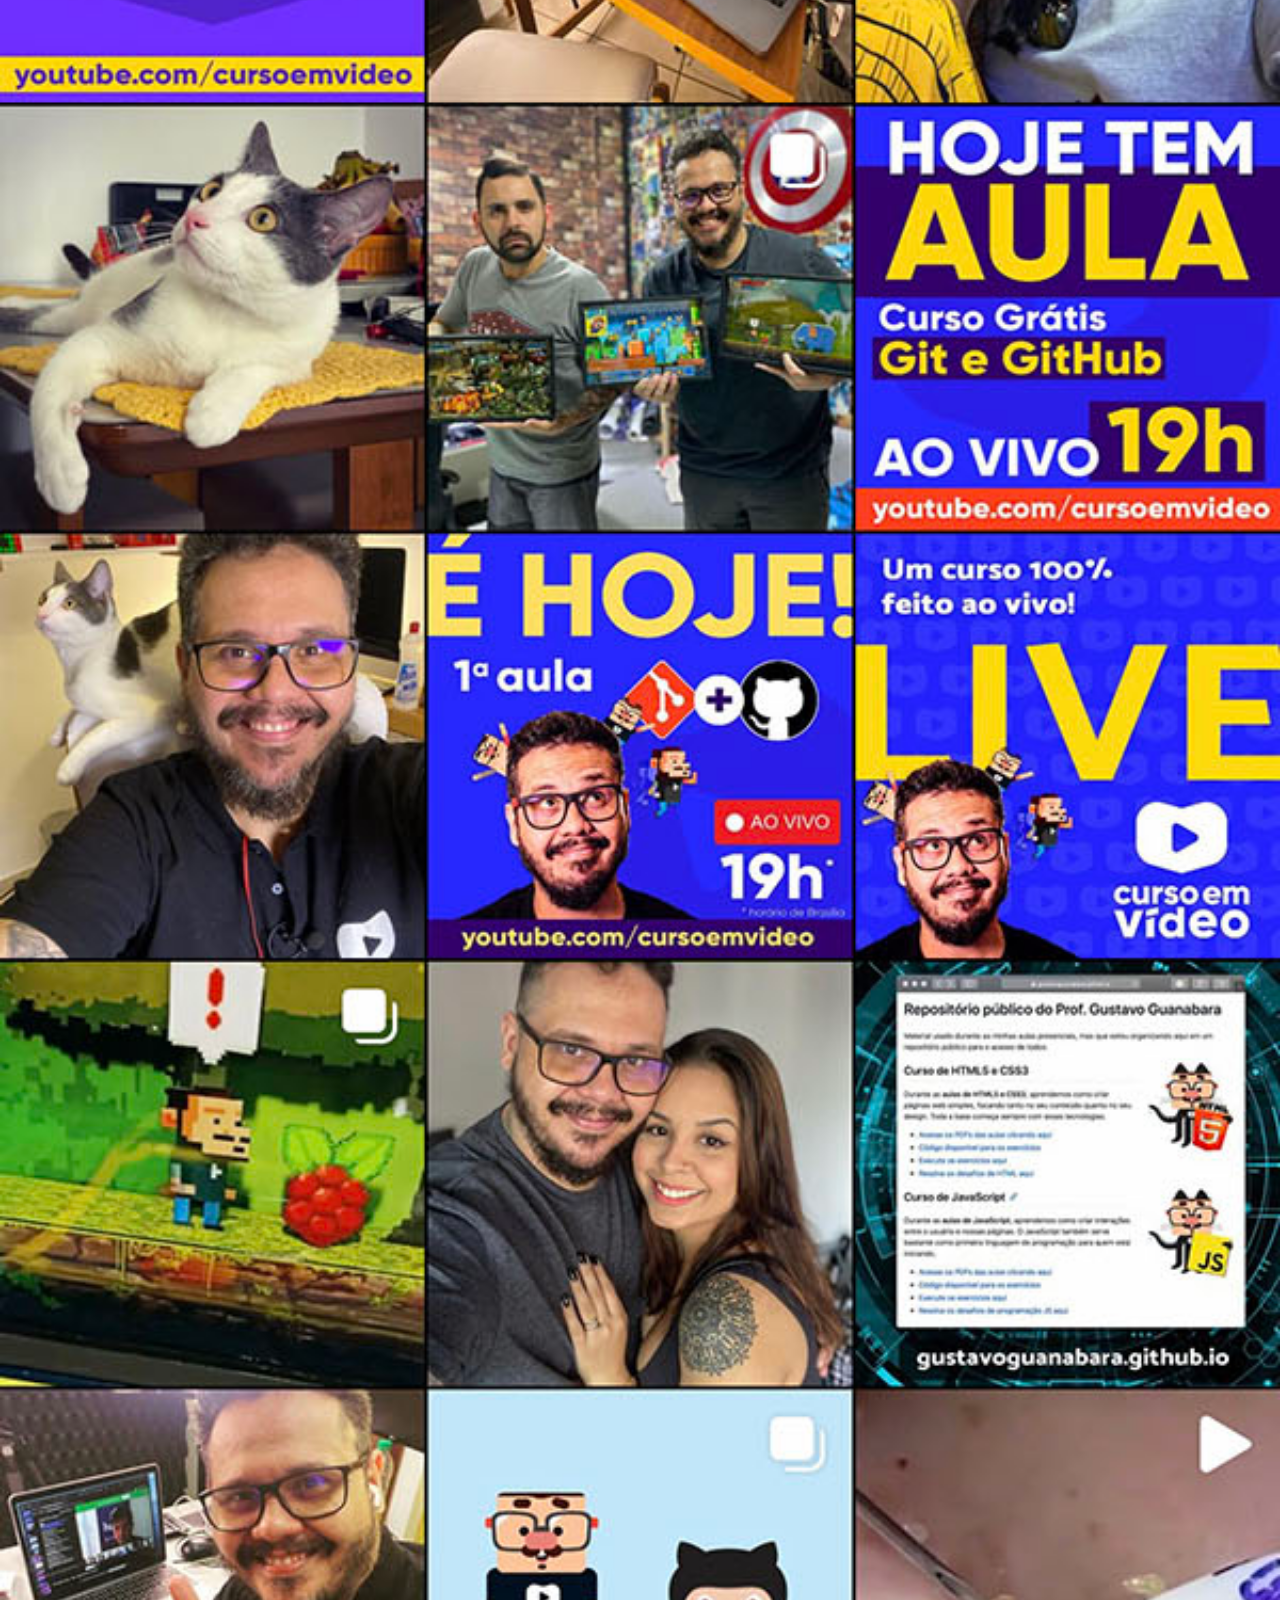
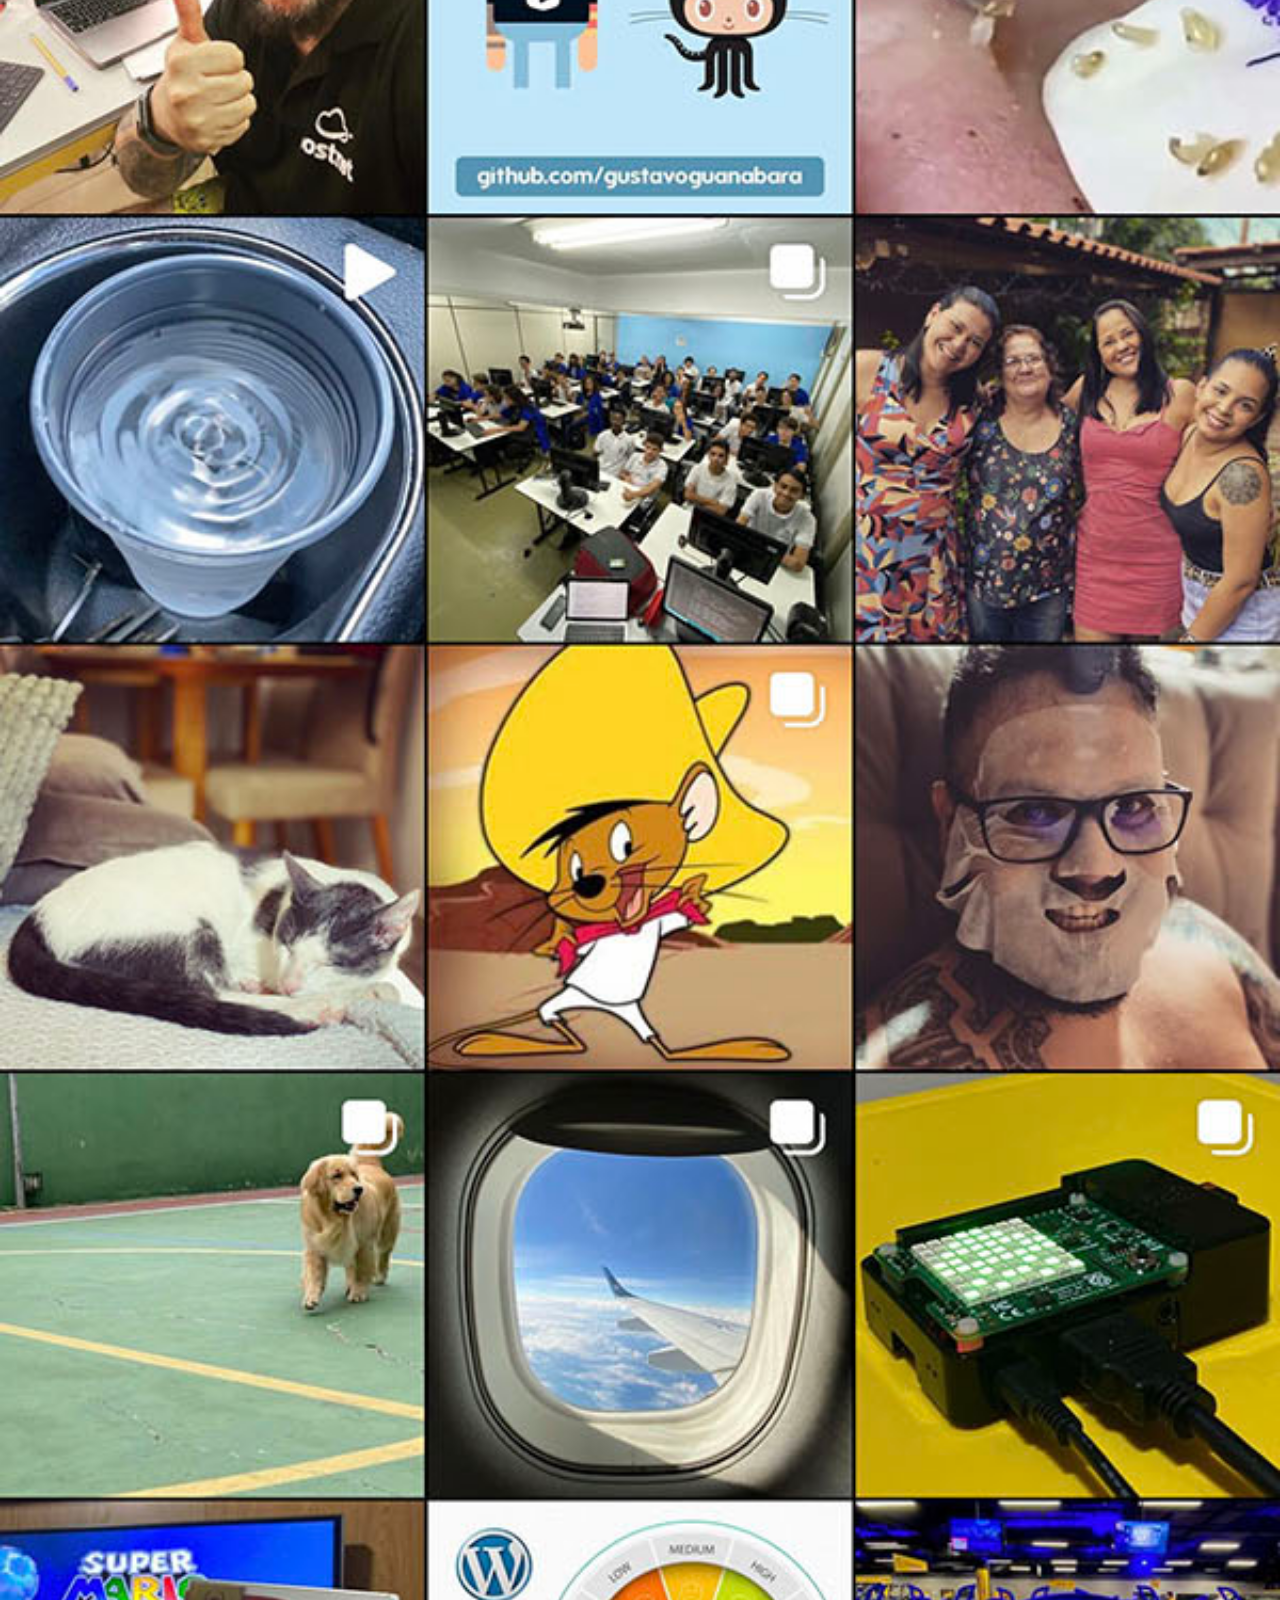
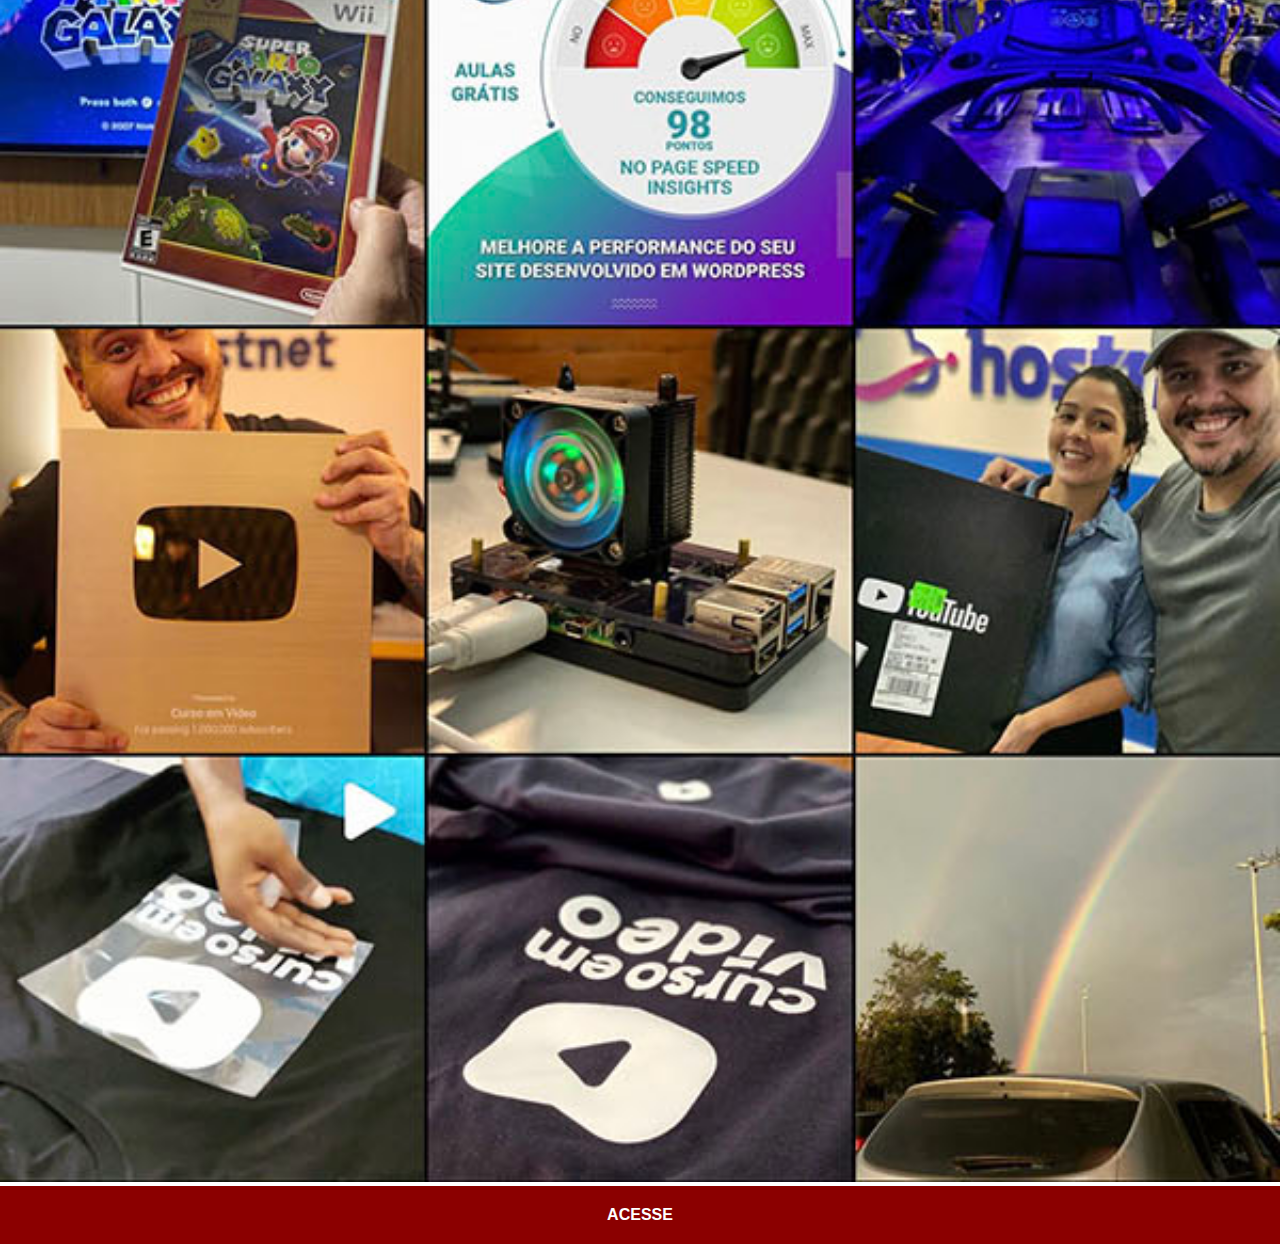
<file: instagram.html>
<!DOCTYPE html>
<html lang="pt-br">
<head>
    <meta charset="UTF-8">
    <meta name="viewport" content="width=device-width, initial-scale=1.0">
    <title>a</title>
    <link rel="stylesheet" href="estilos/social.css">

</head>

<body>
    <img src="imagens/tela-instagram.jpg" alt="">
    <a href="https://www.instagram.com/777paatrick/?igsh=OW9yZDVpMjJ6NXgy">ACESSE</a>
</body>

</html>
</file>
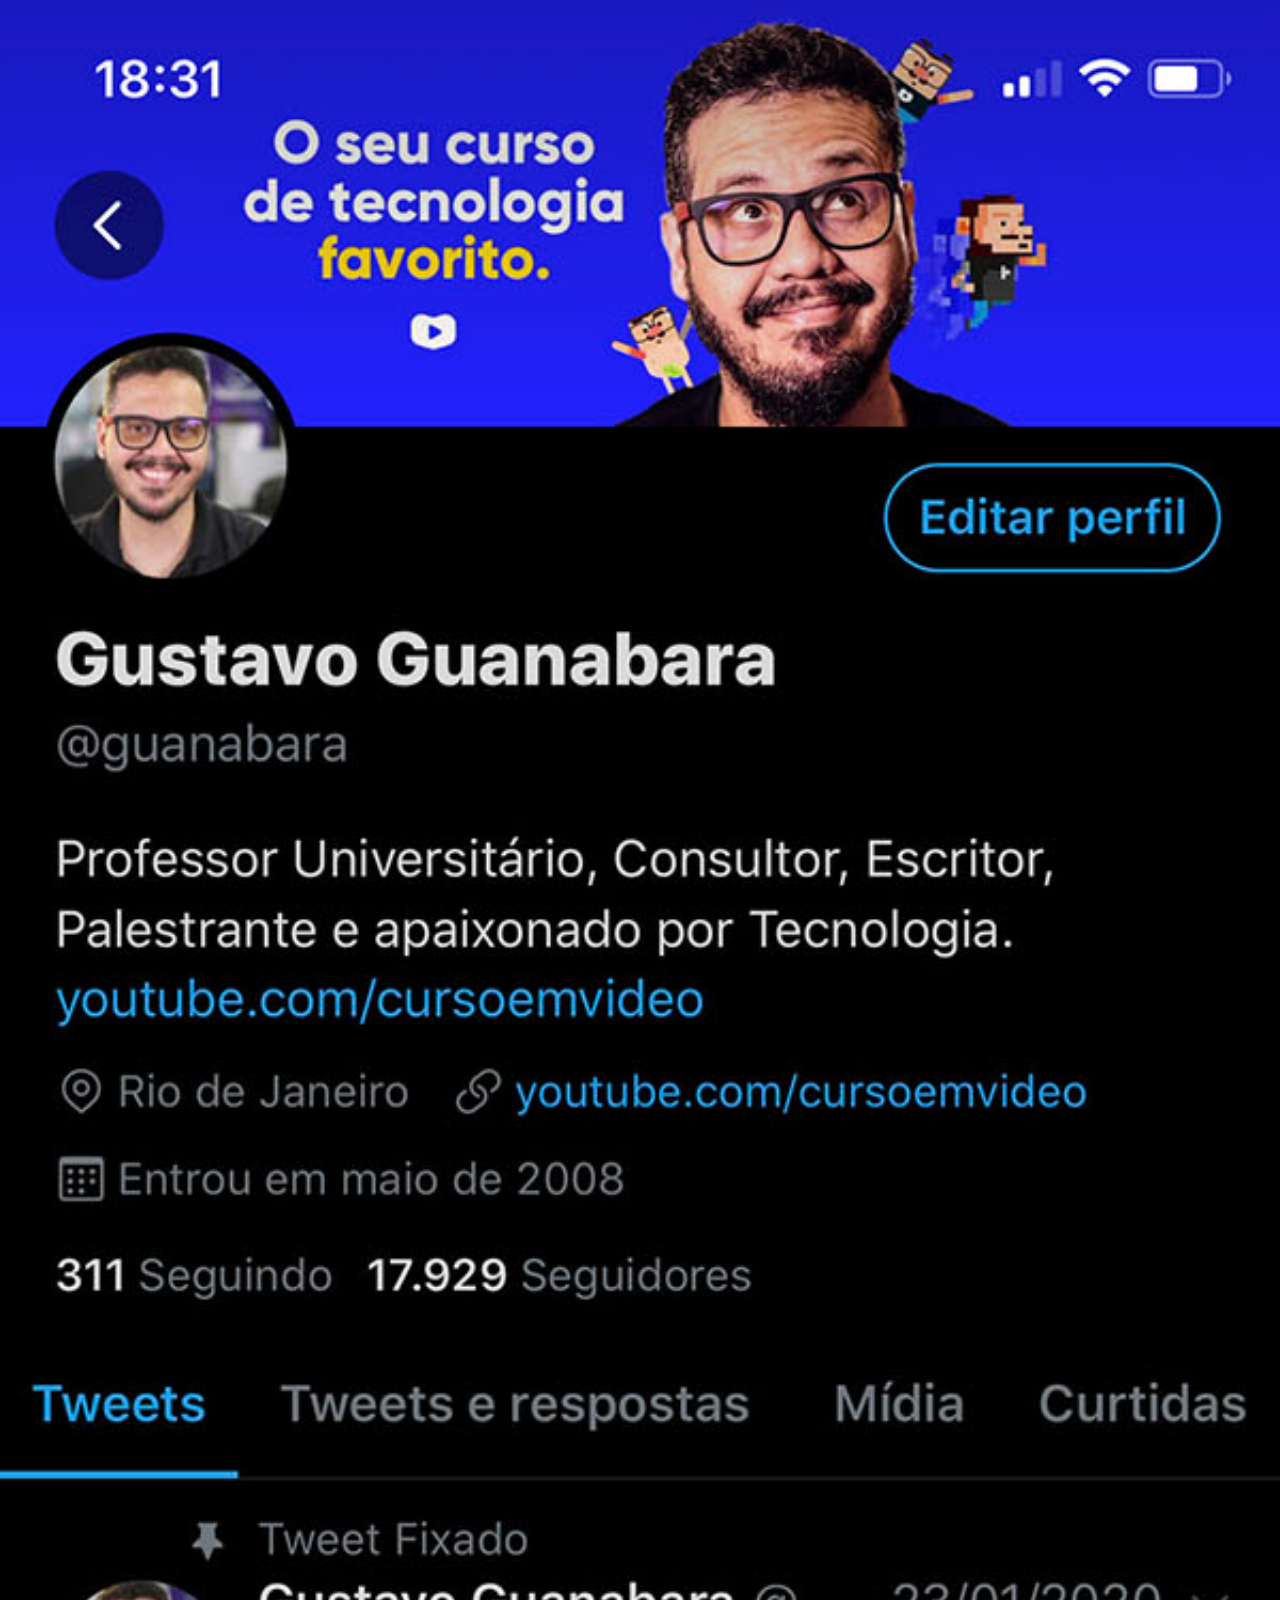
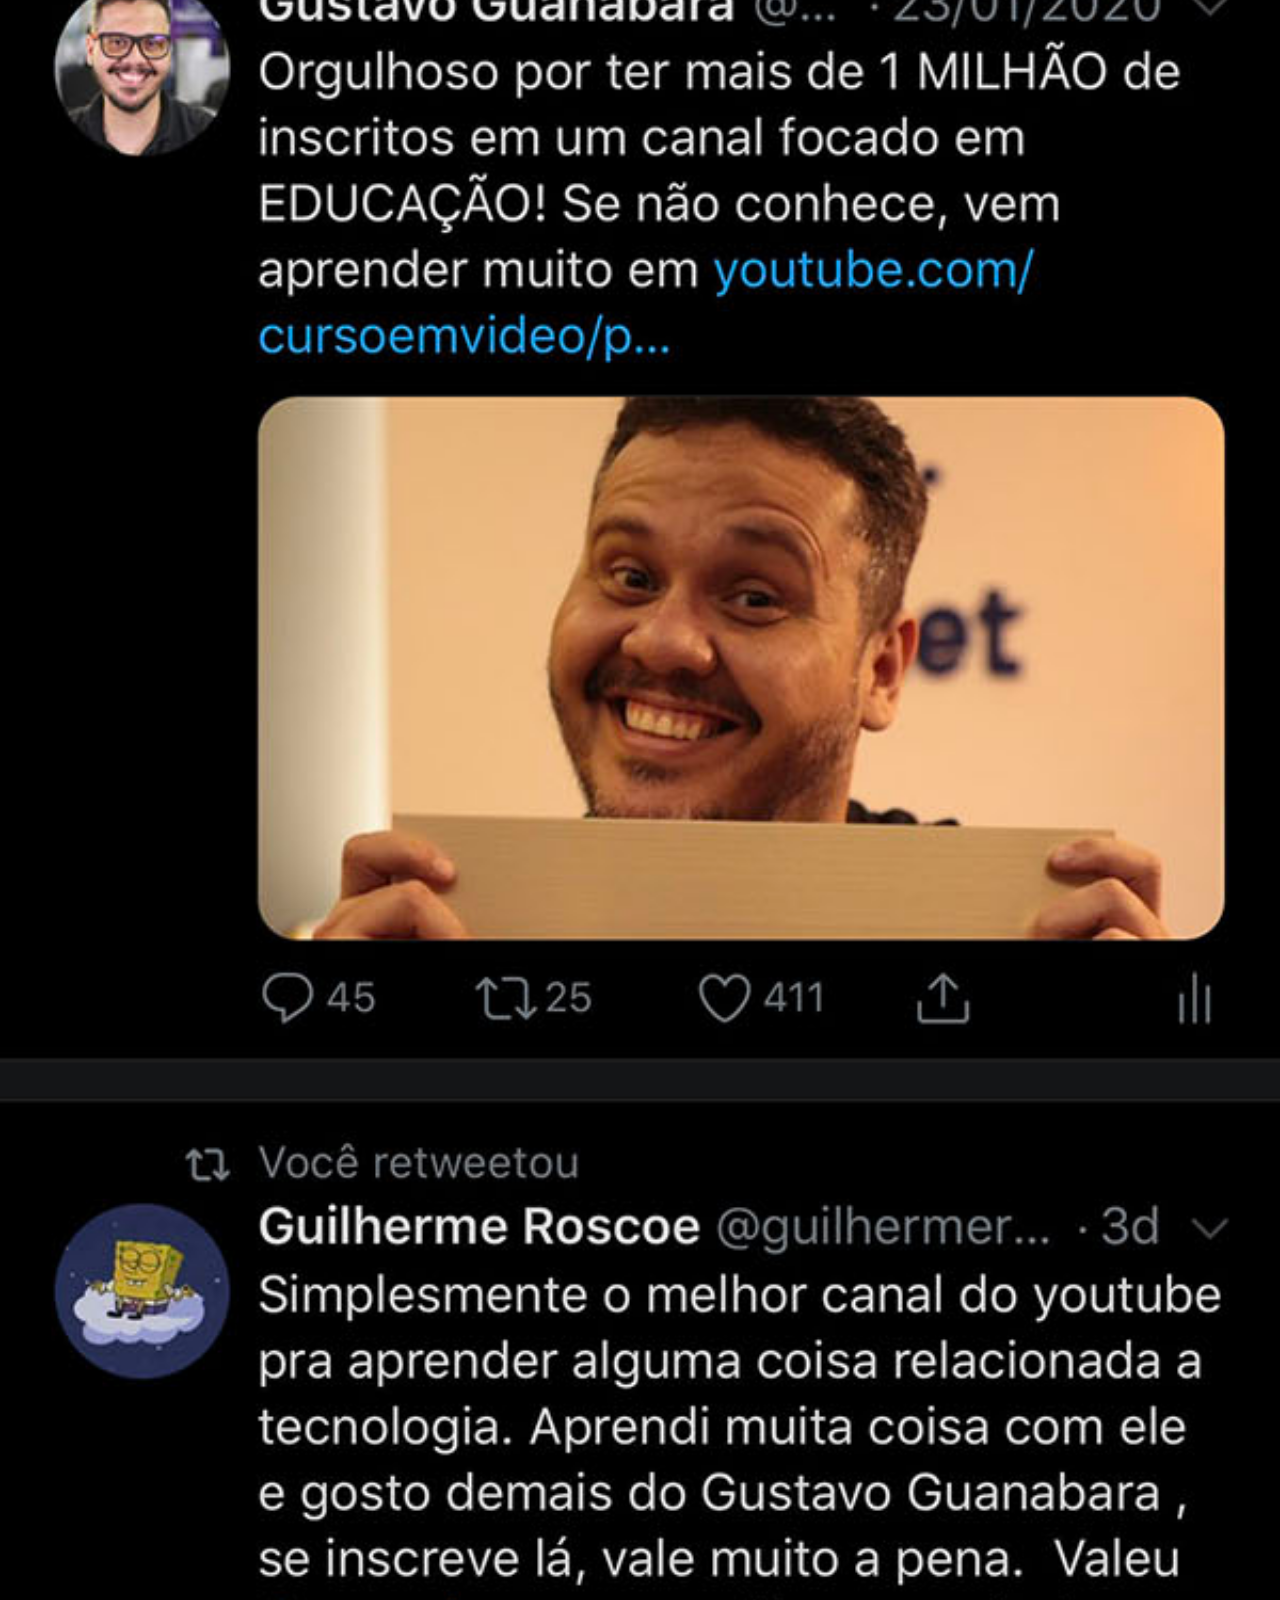
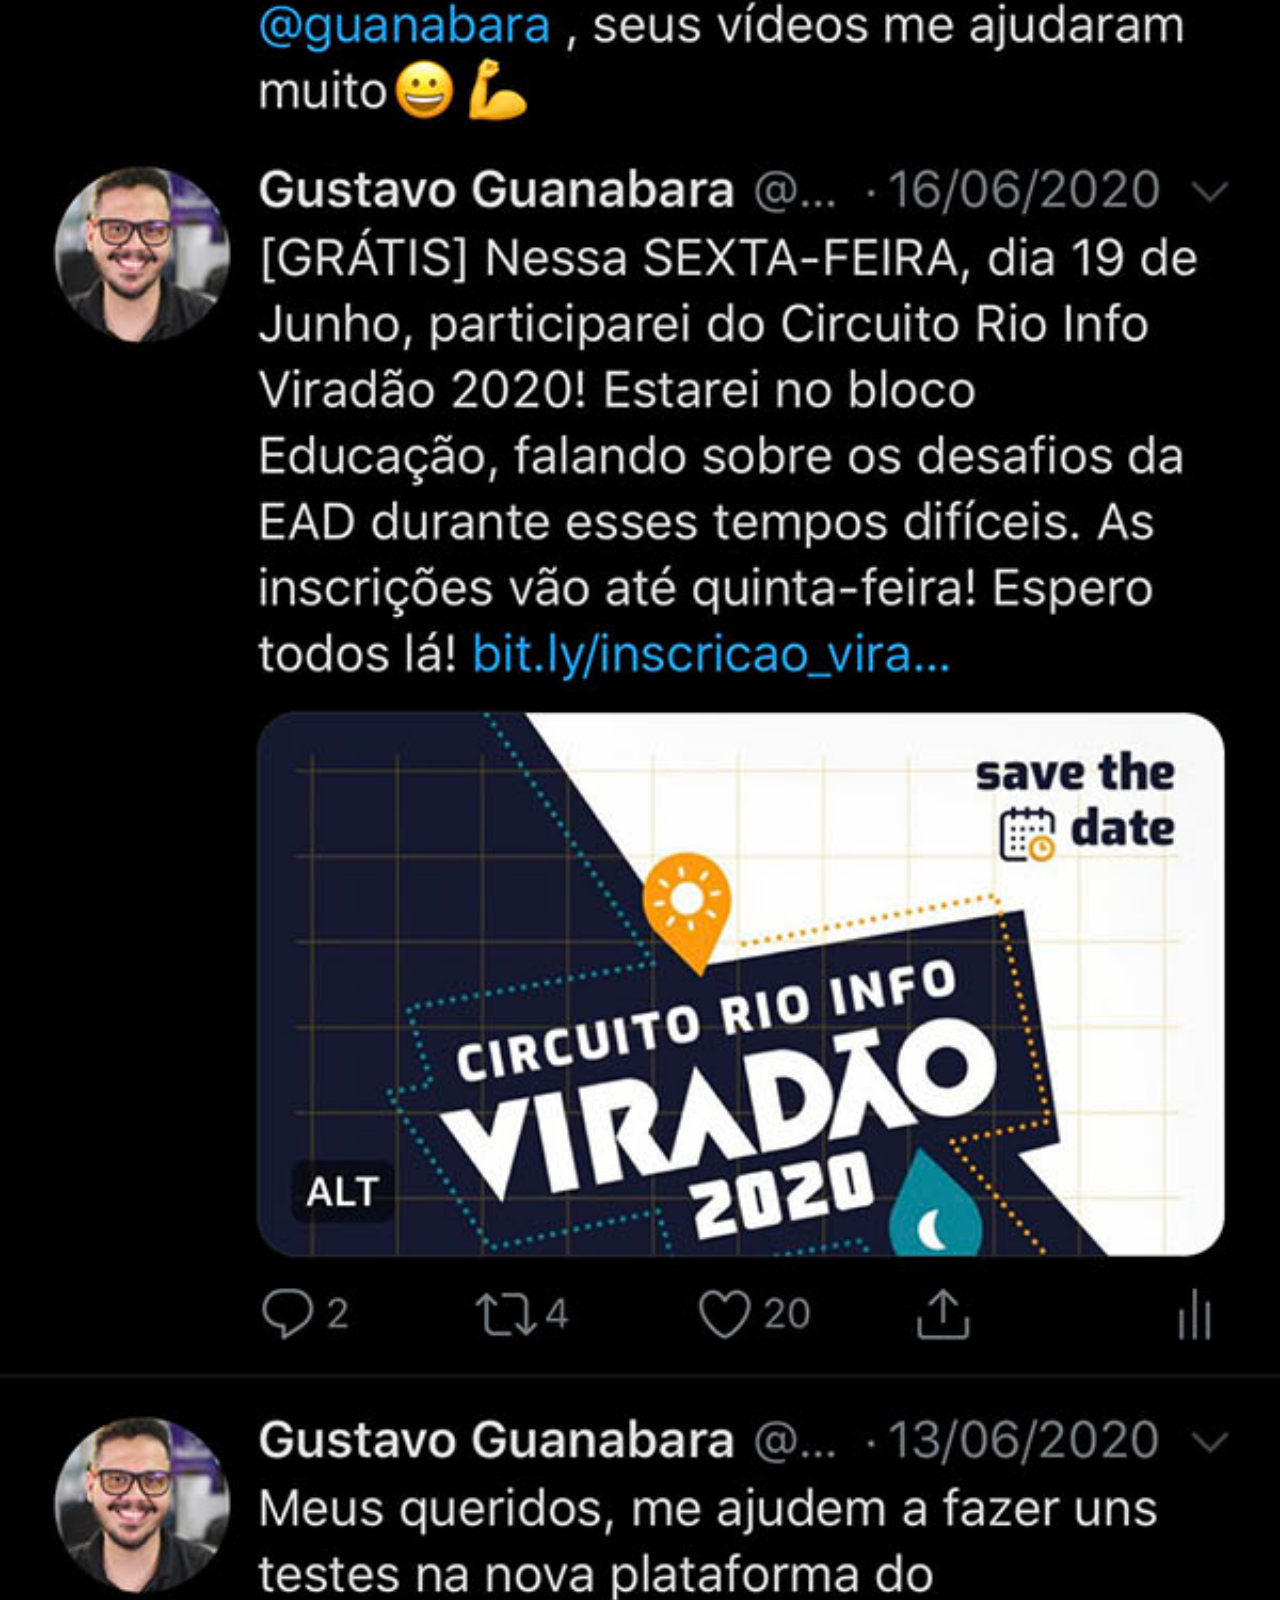
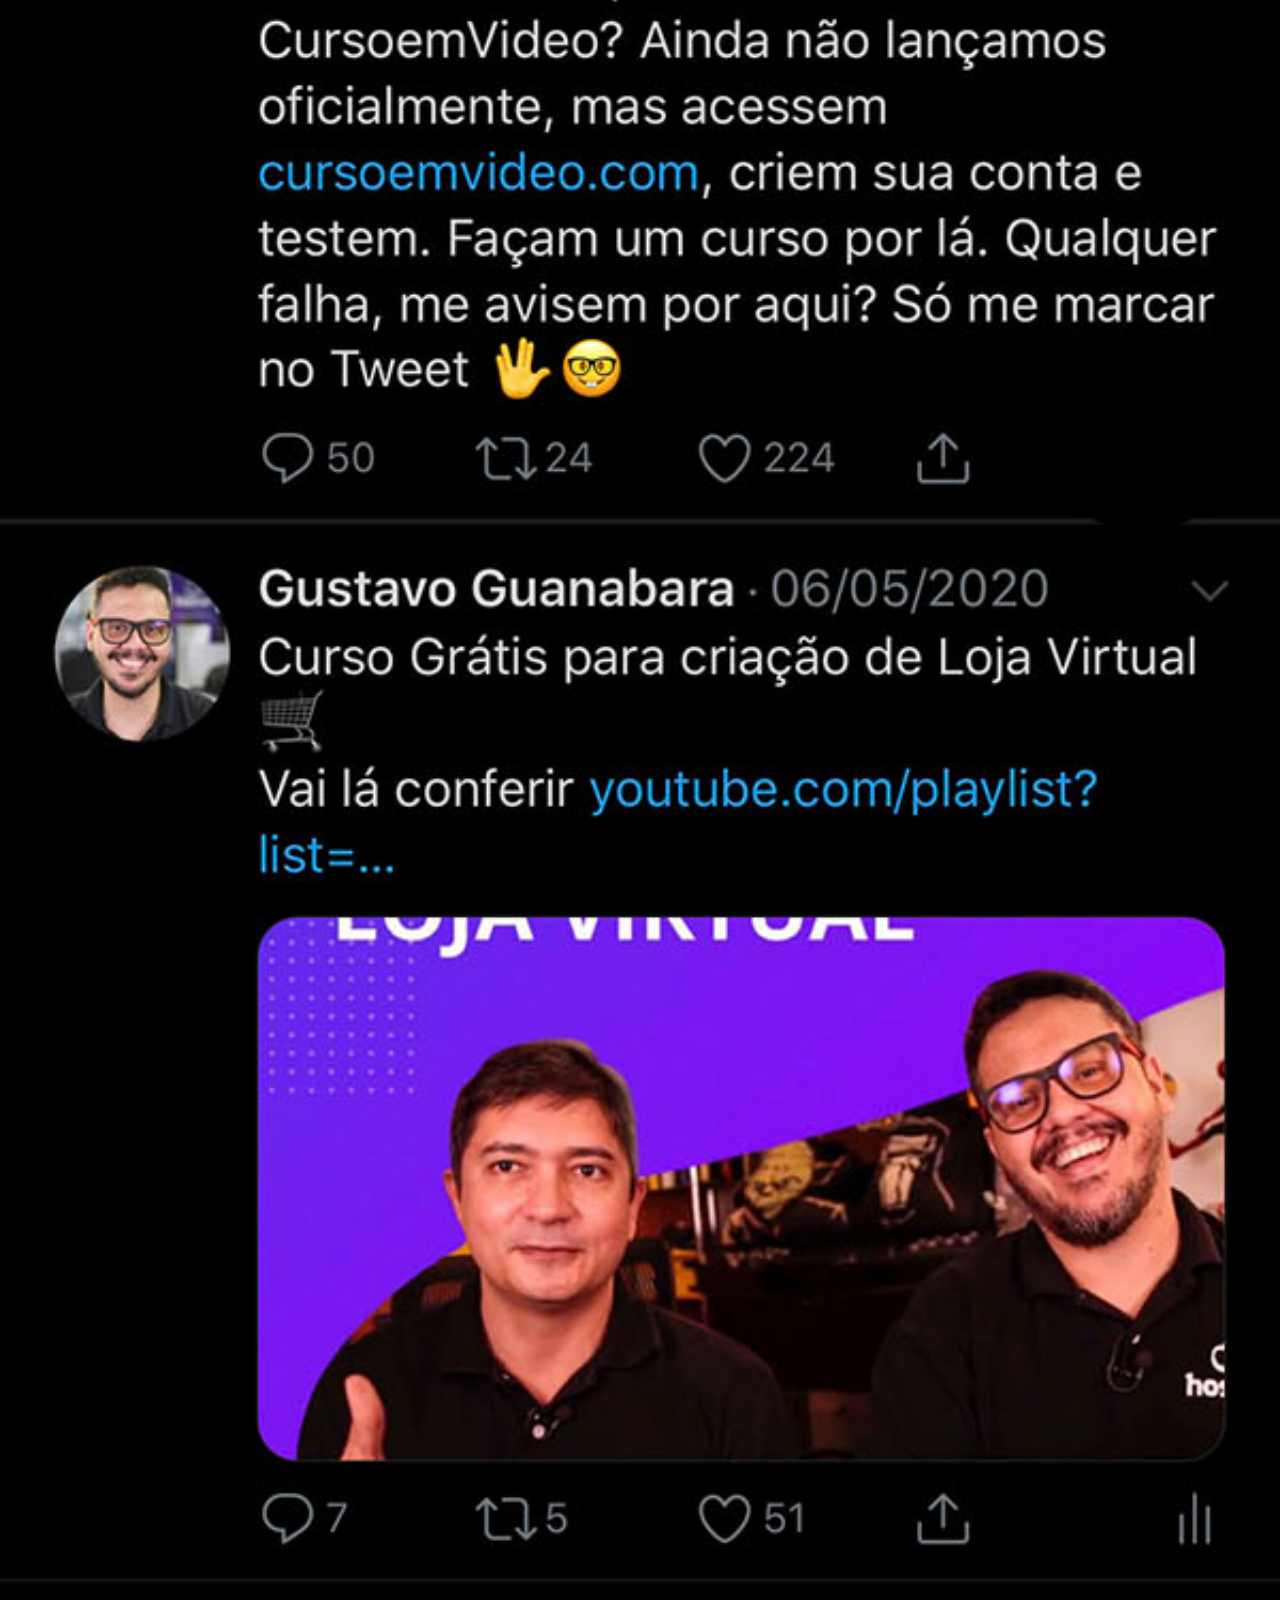
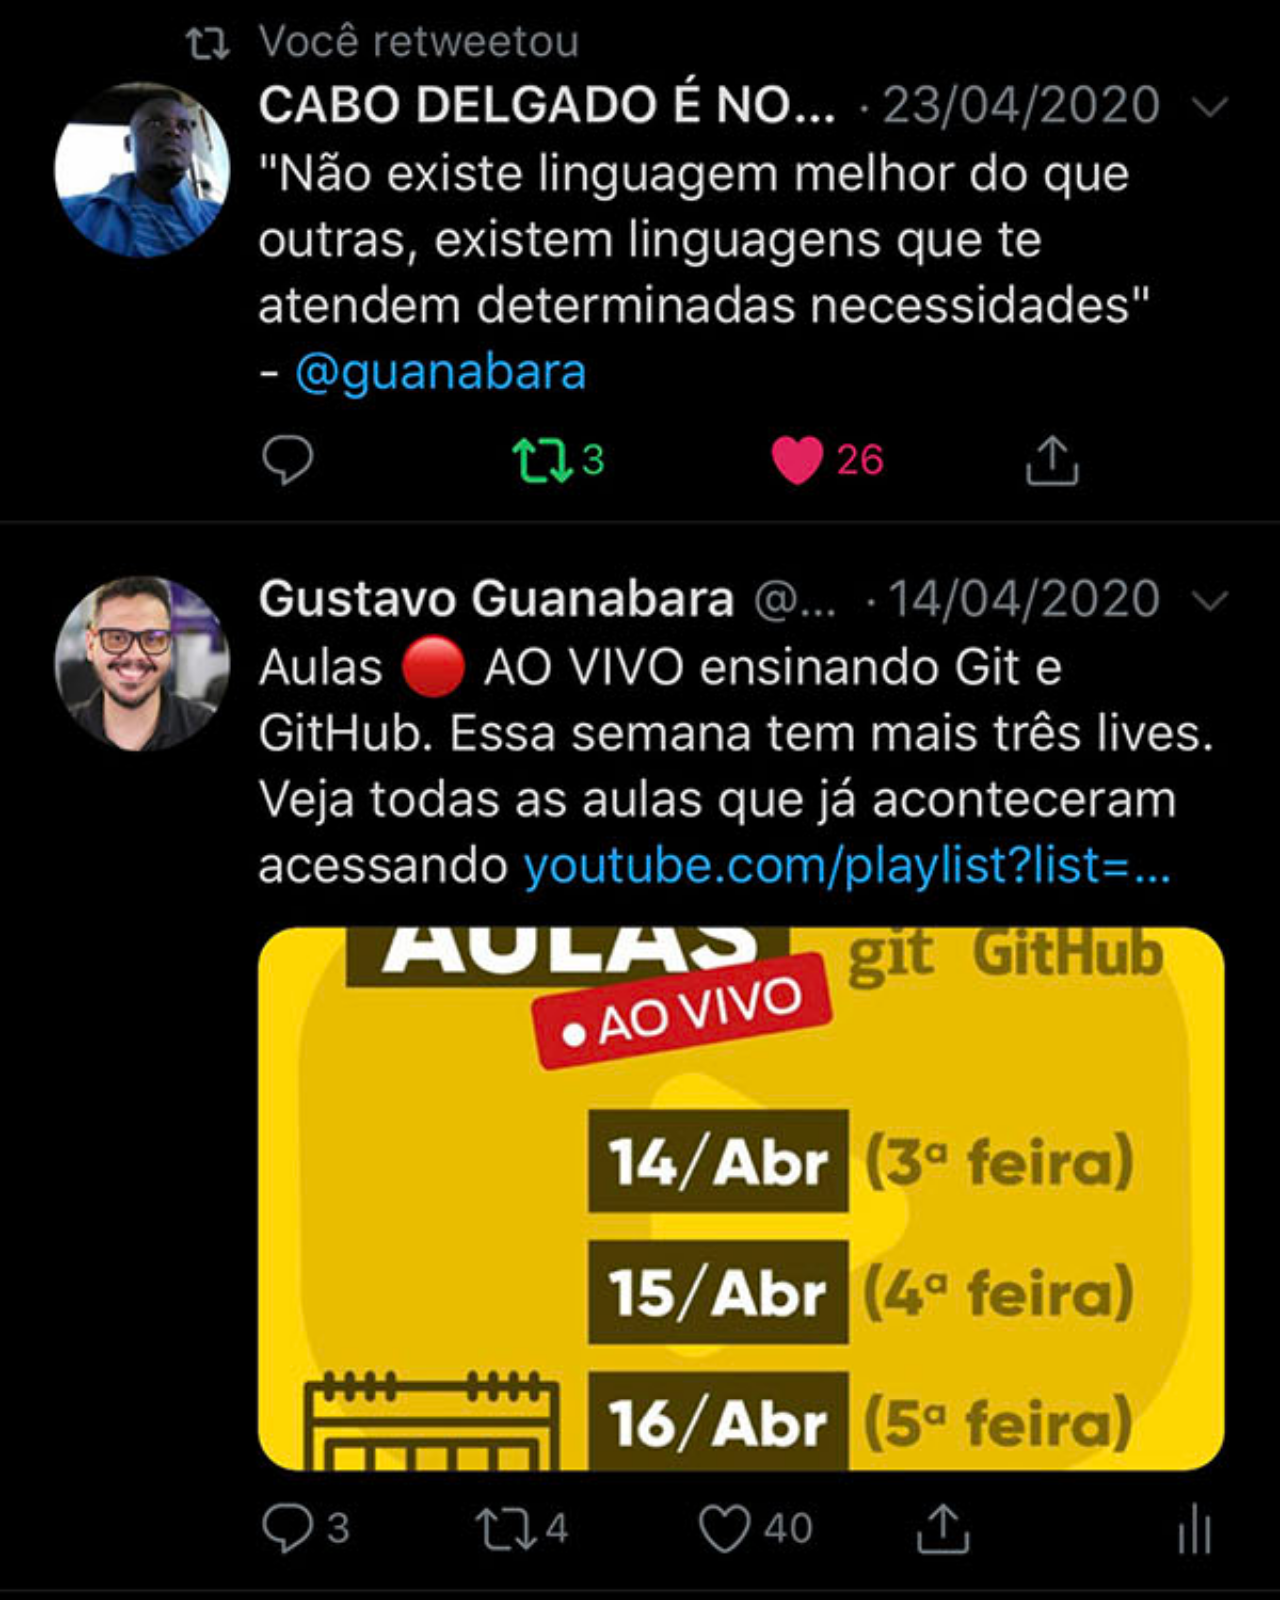
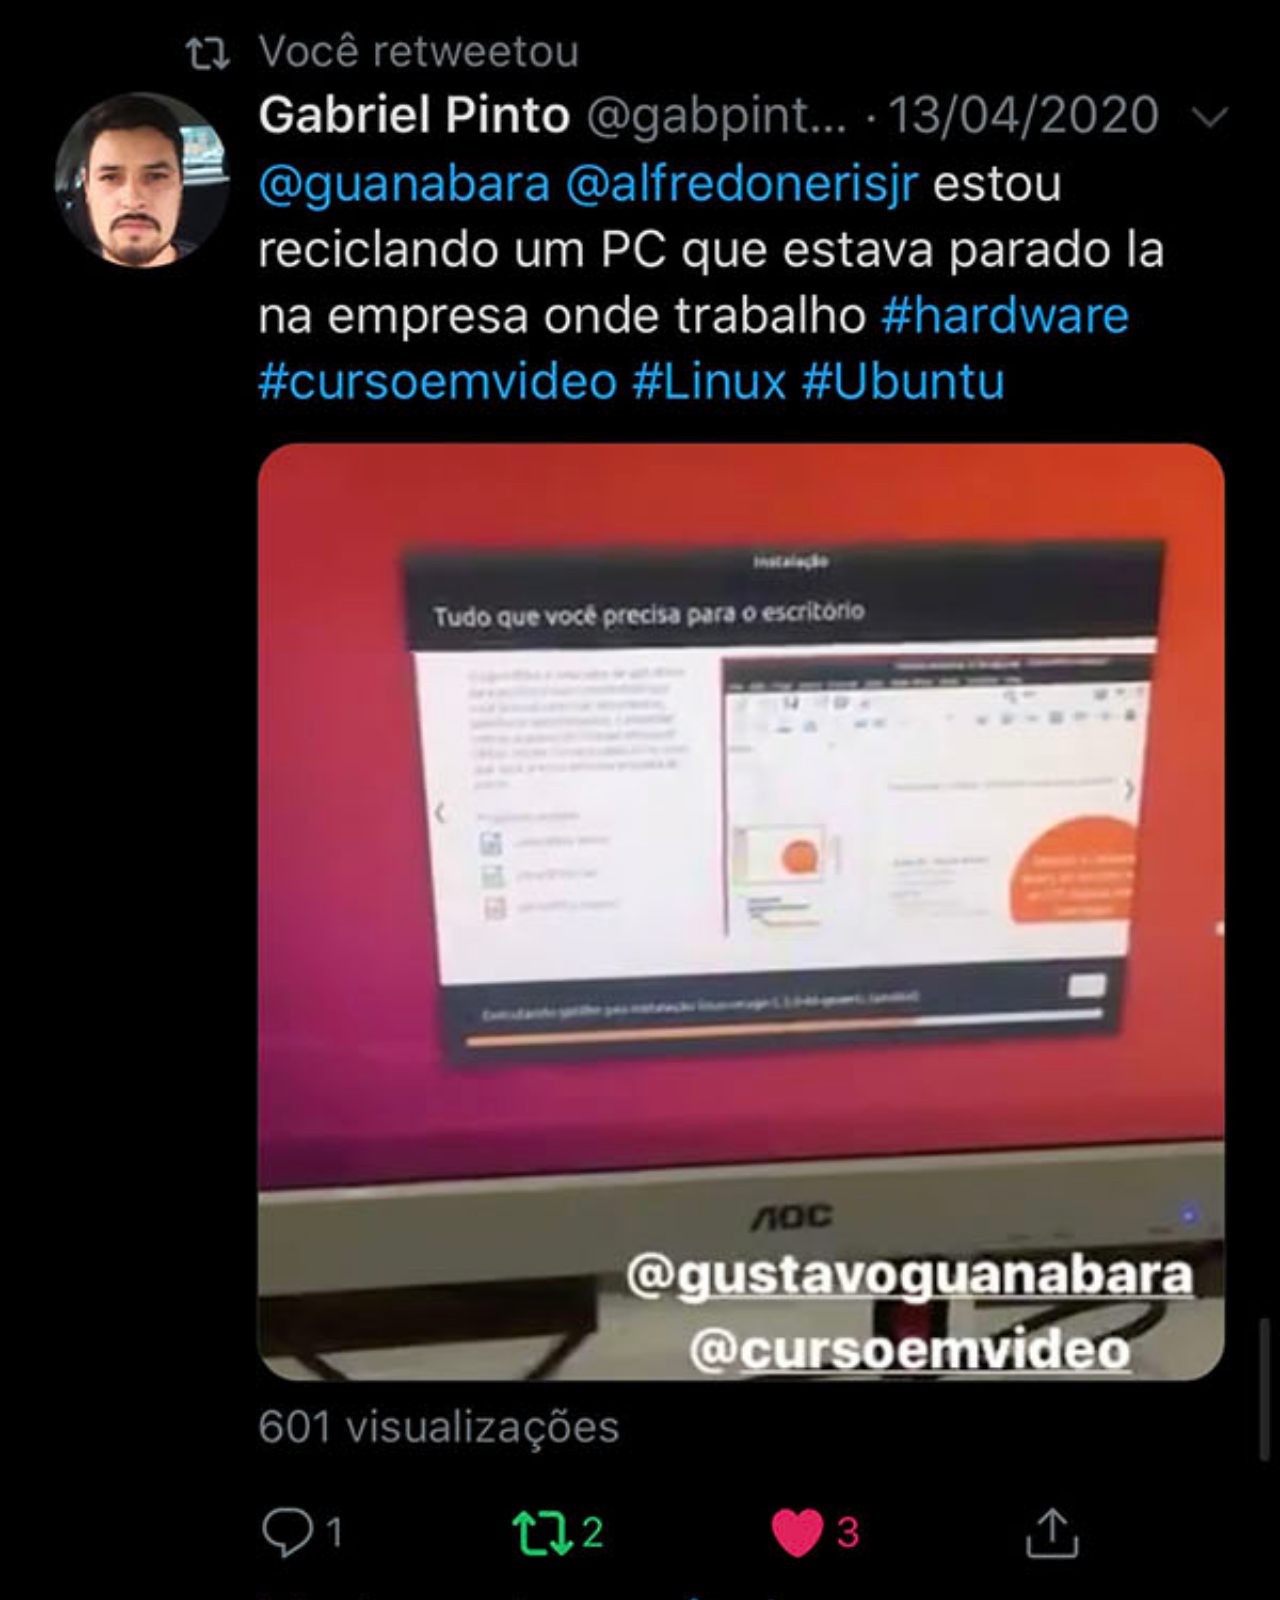
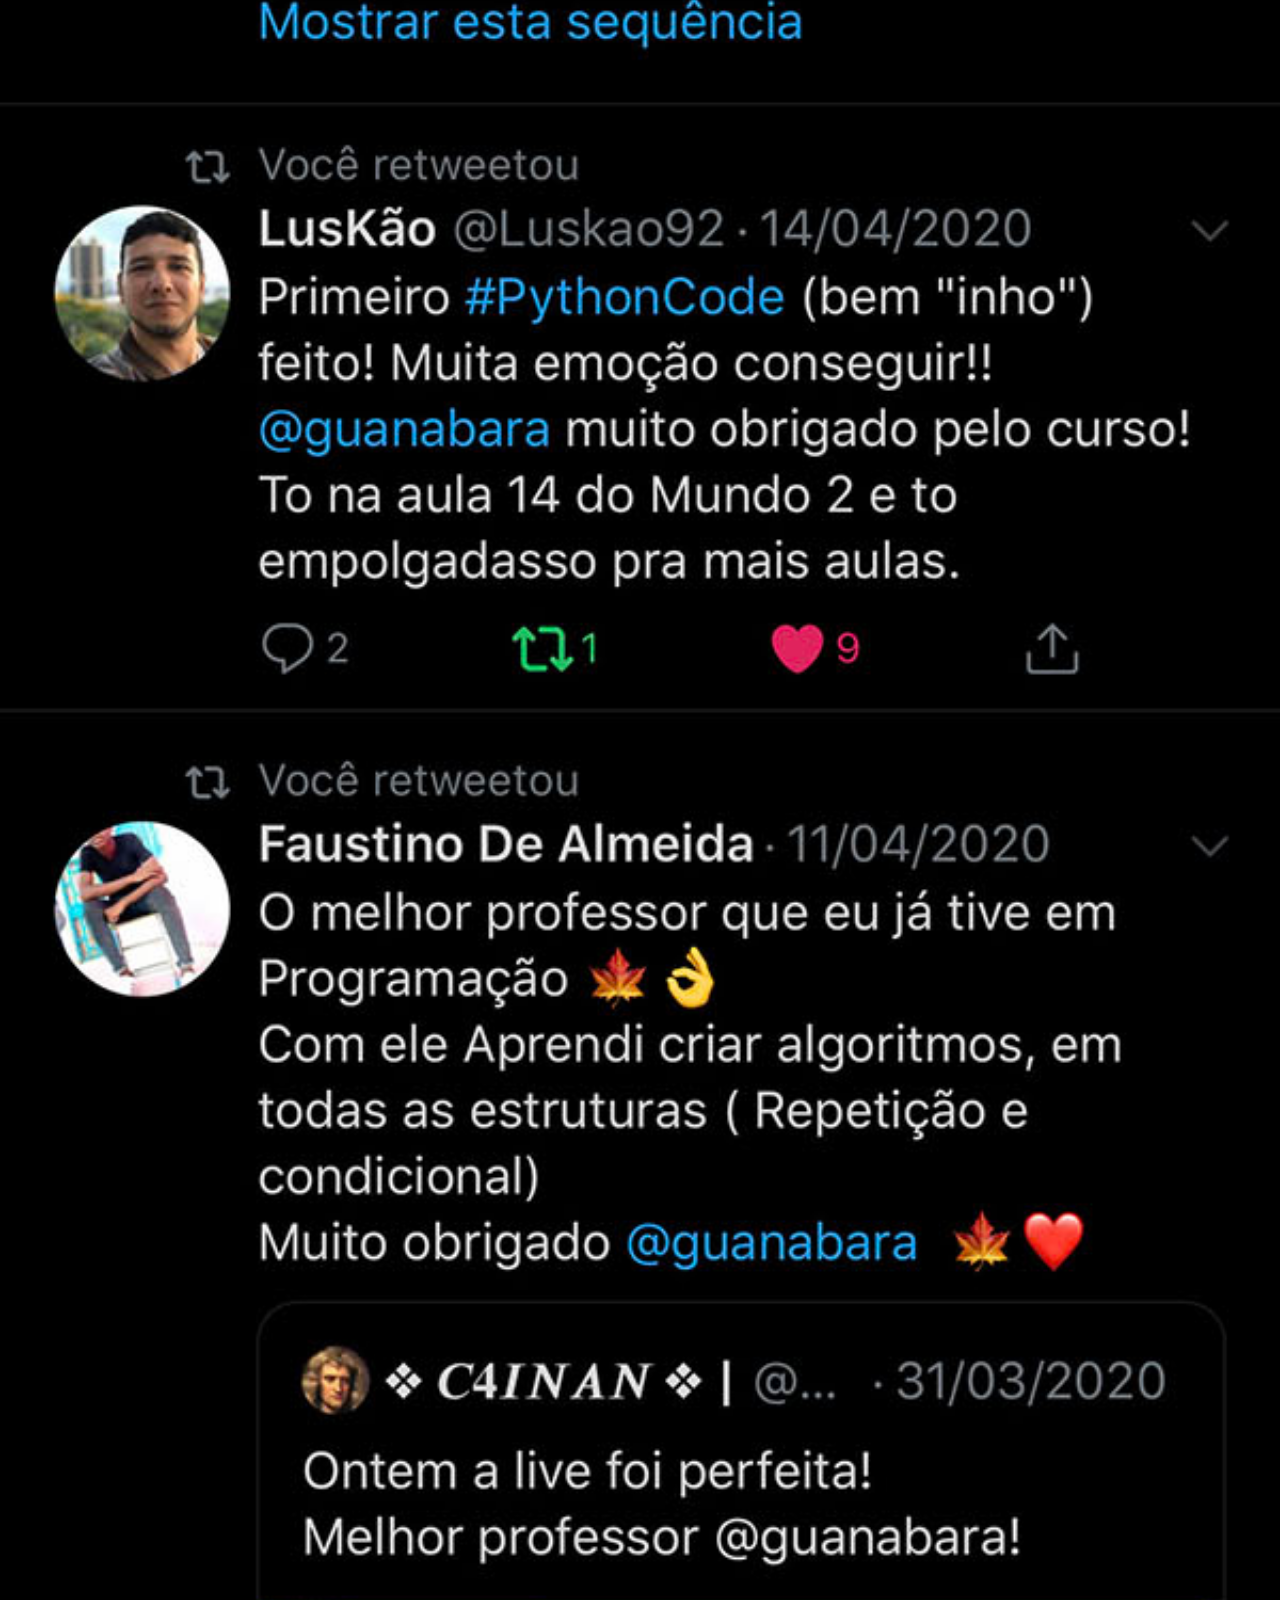
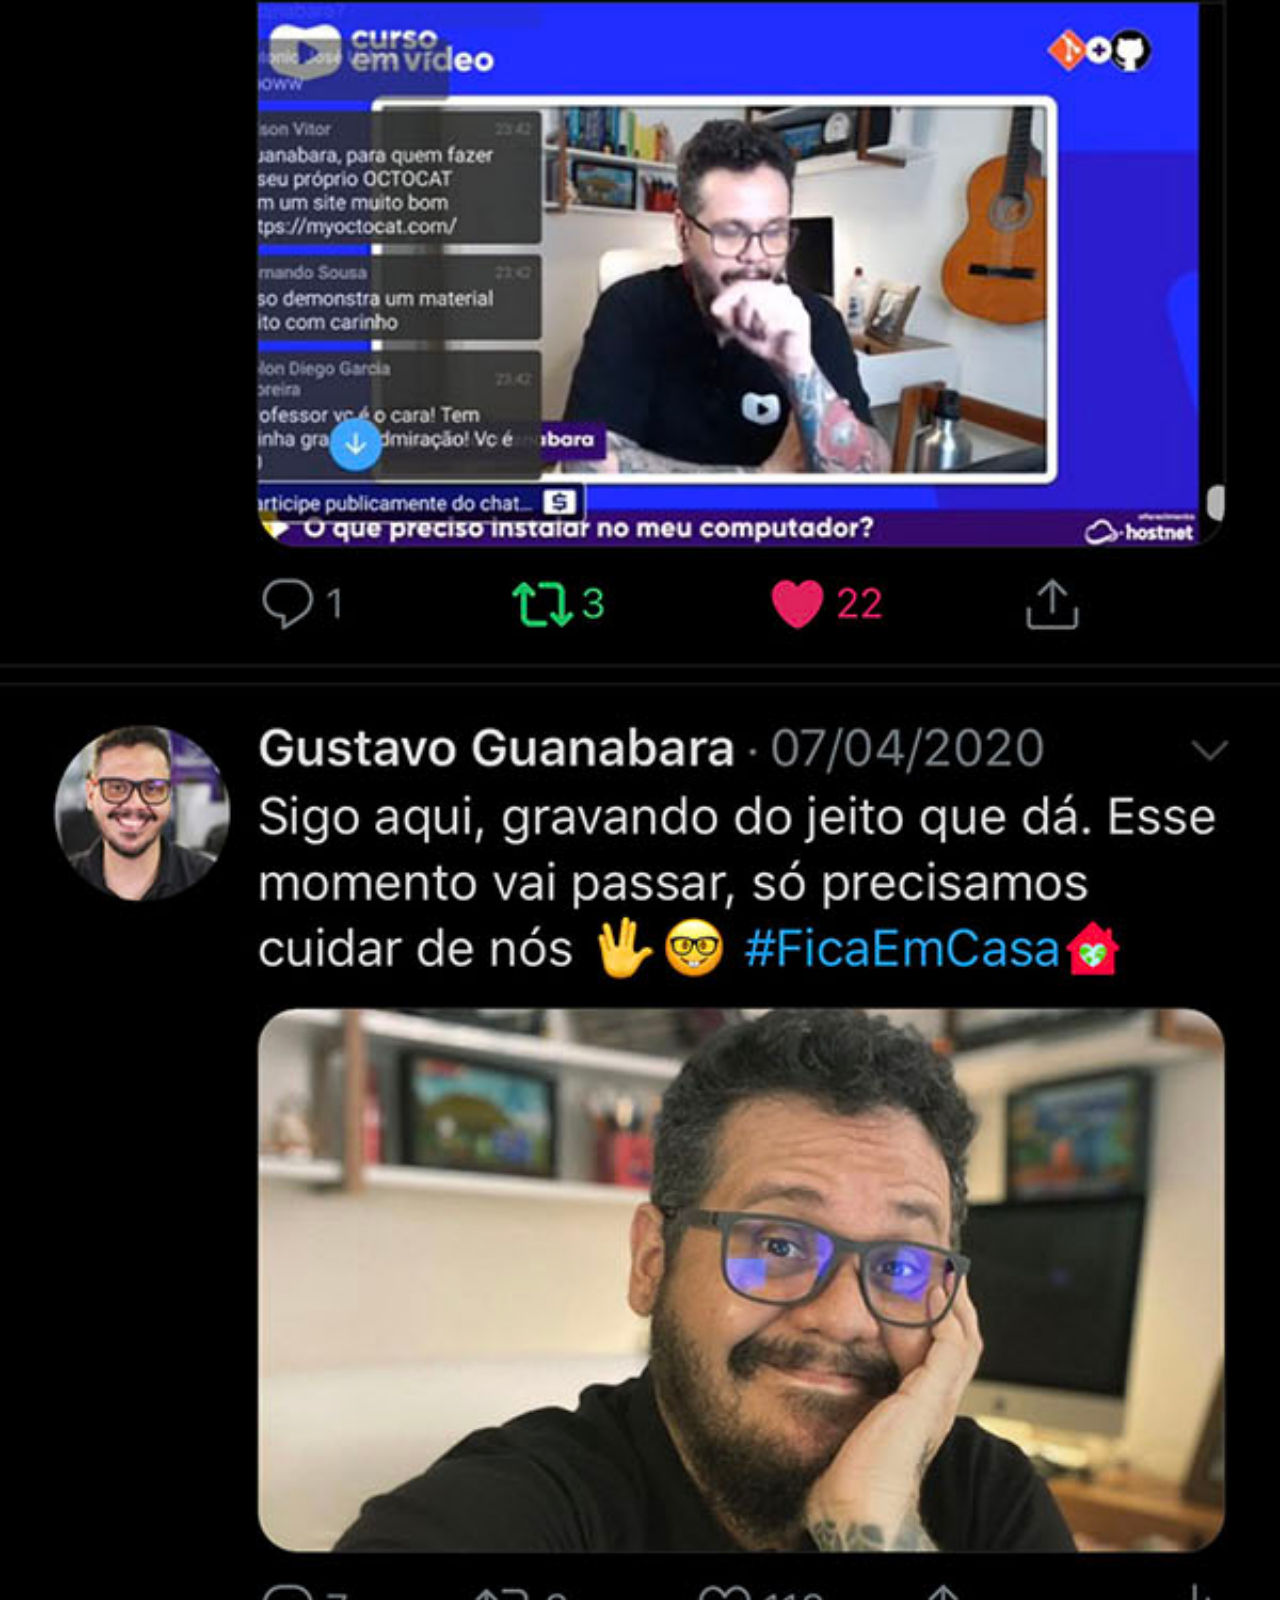
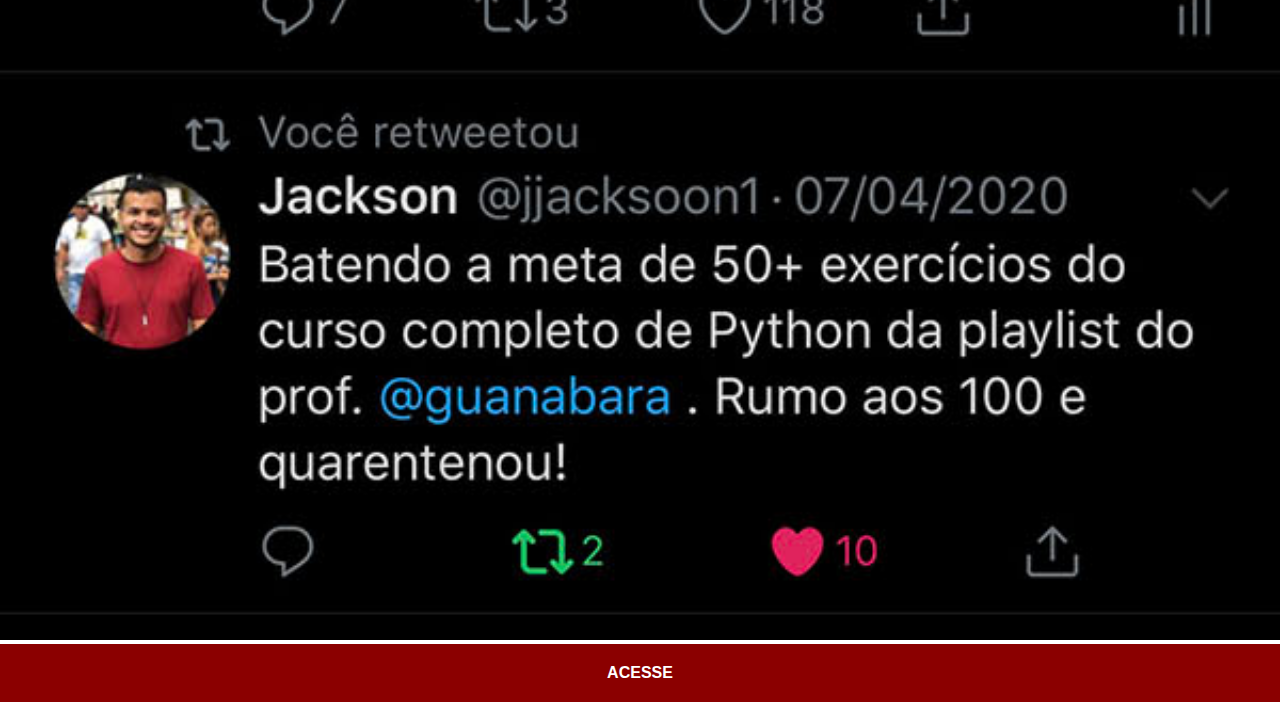
<file: twitter.html>
<!DOCTYPE html>
<html lang="pt-br">
<head>
    <meta charset="UTF-8">
    <meta name="viewport" content="width=device-width, initial-scale=1.0">
    <title>Document</title>
    <link rel="stylesheet" href="estilos/social.css">

</head>

<body>
    <img src="imagens/tela-twitter.jpg" alt="">
    <a href="https://twitter.com/?lang=pt-br">ACESSE</a>
</body>

</html>
</file>
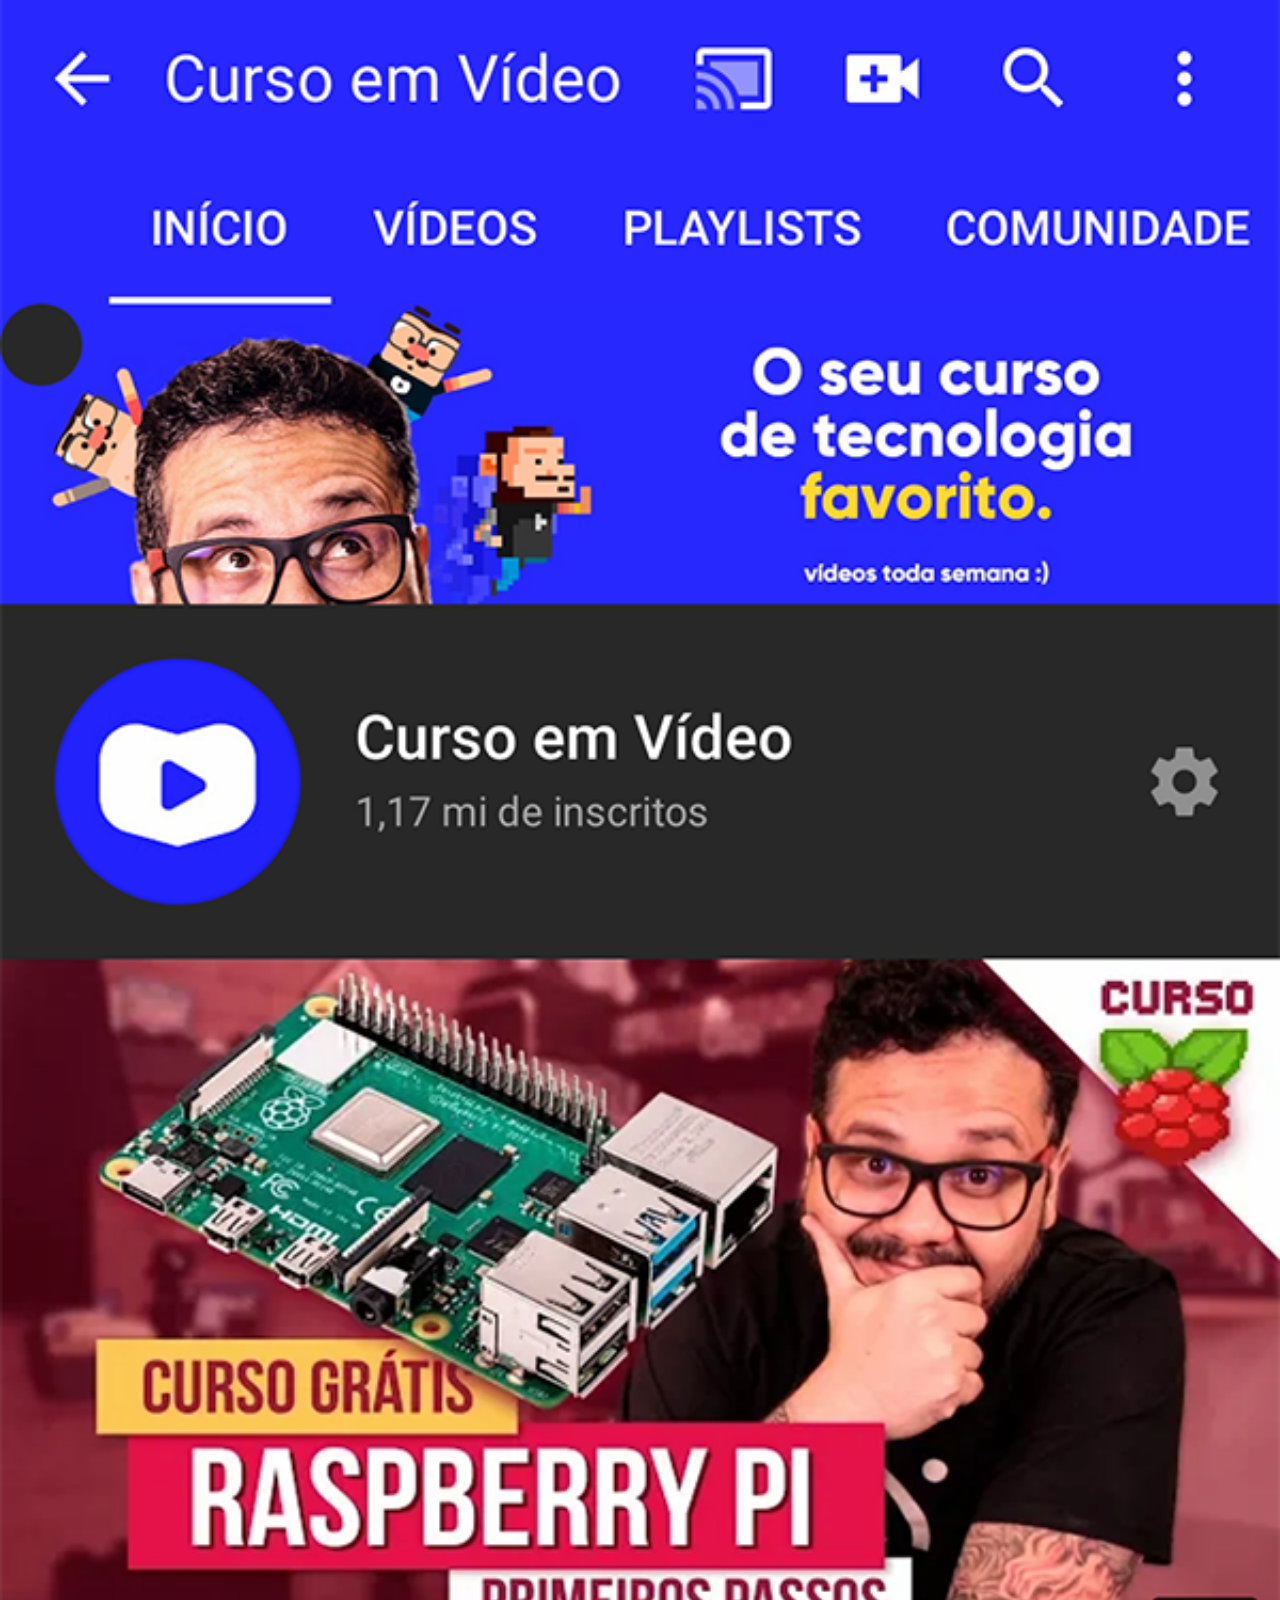
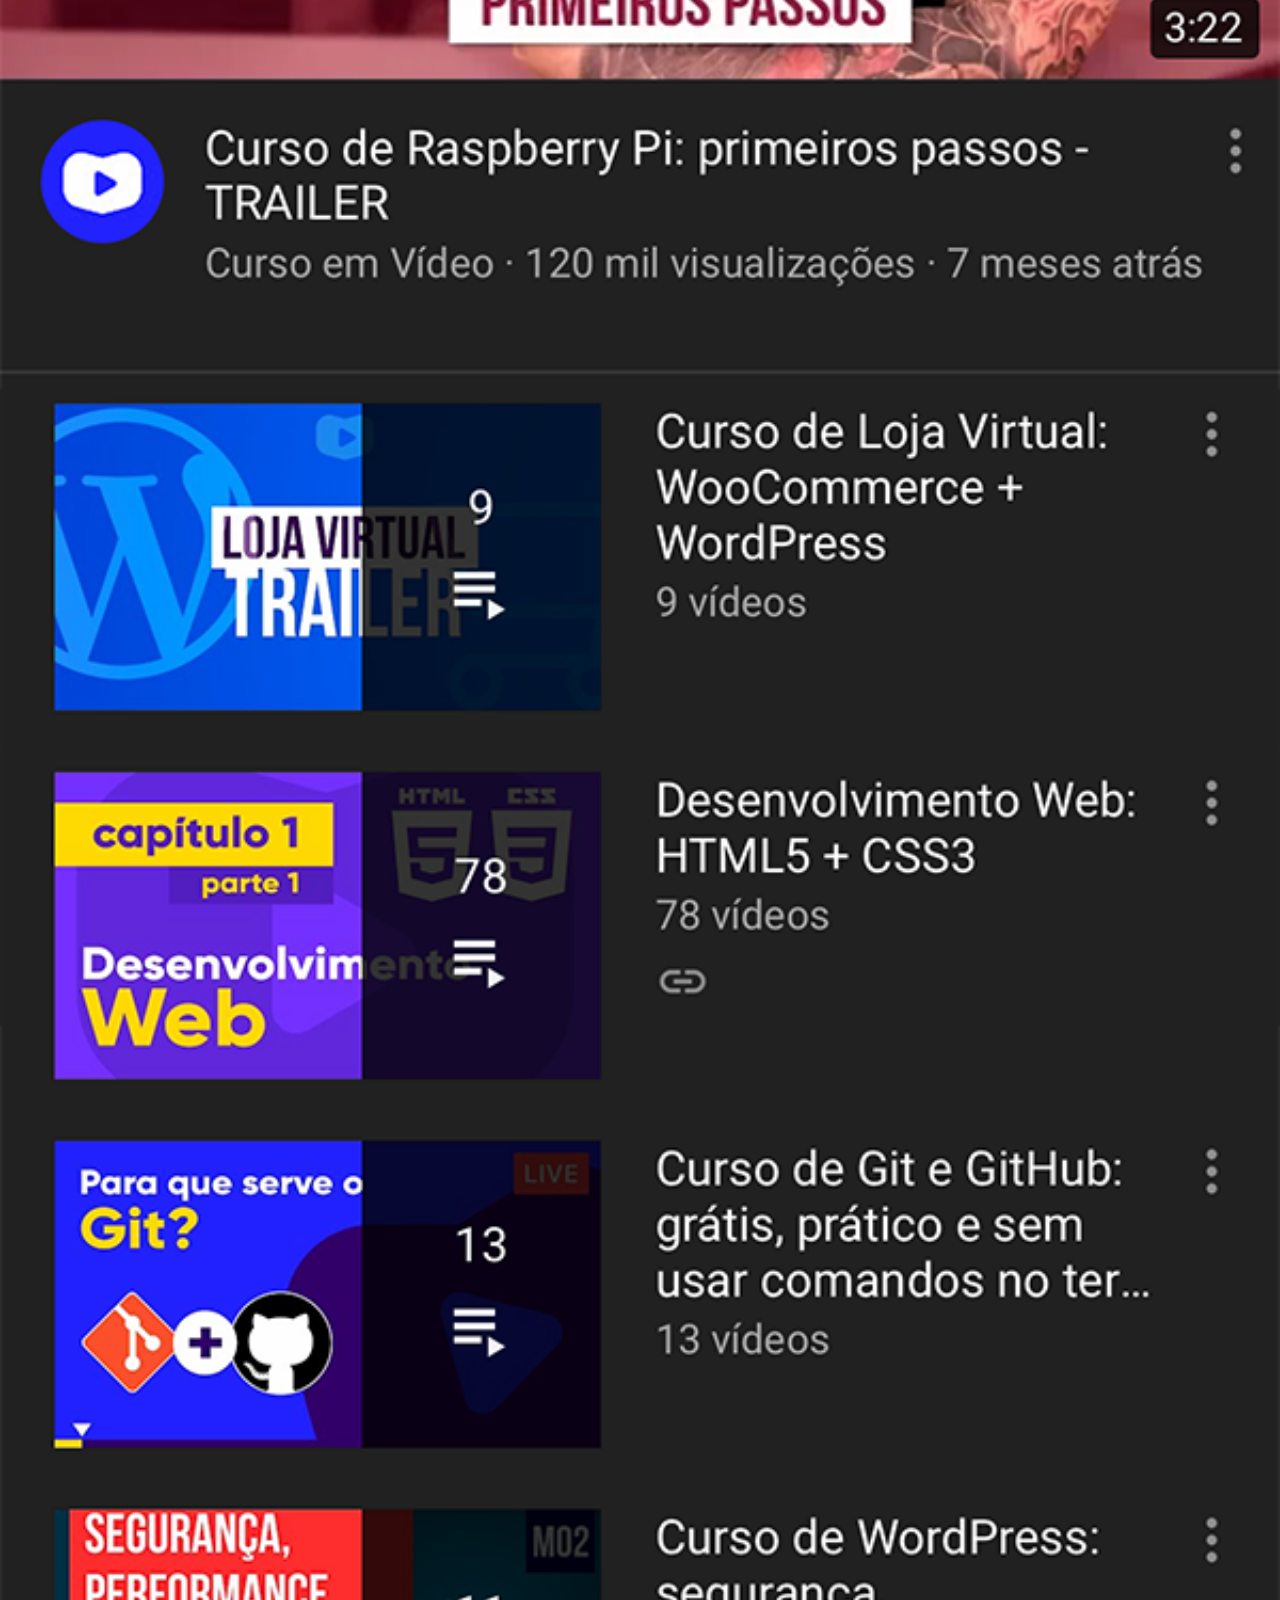
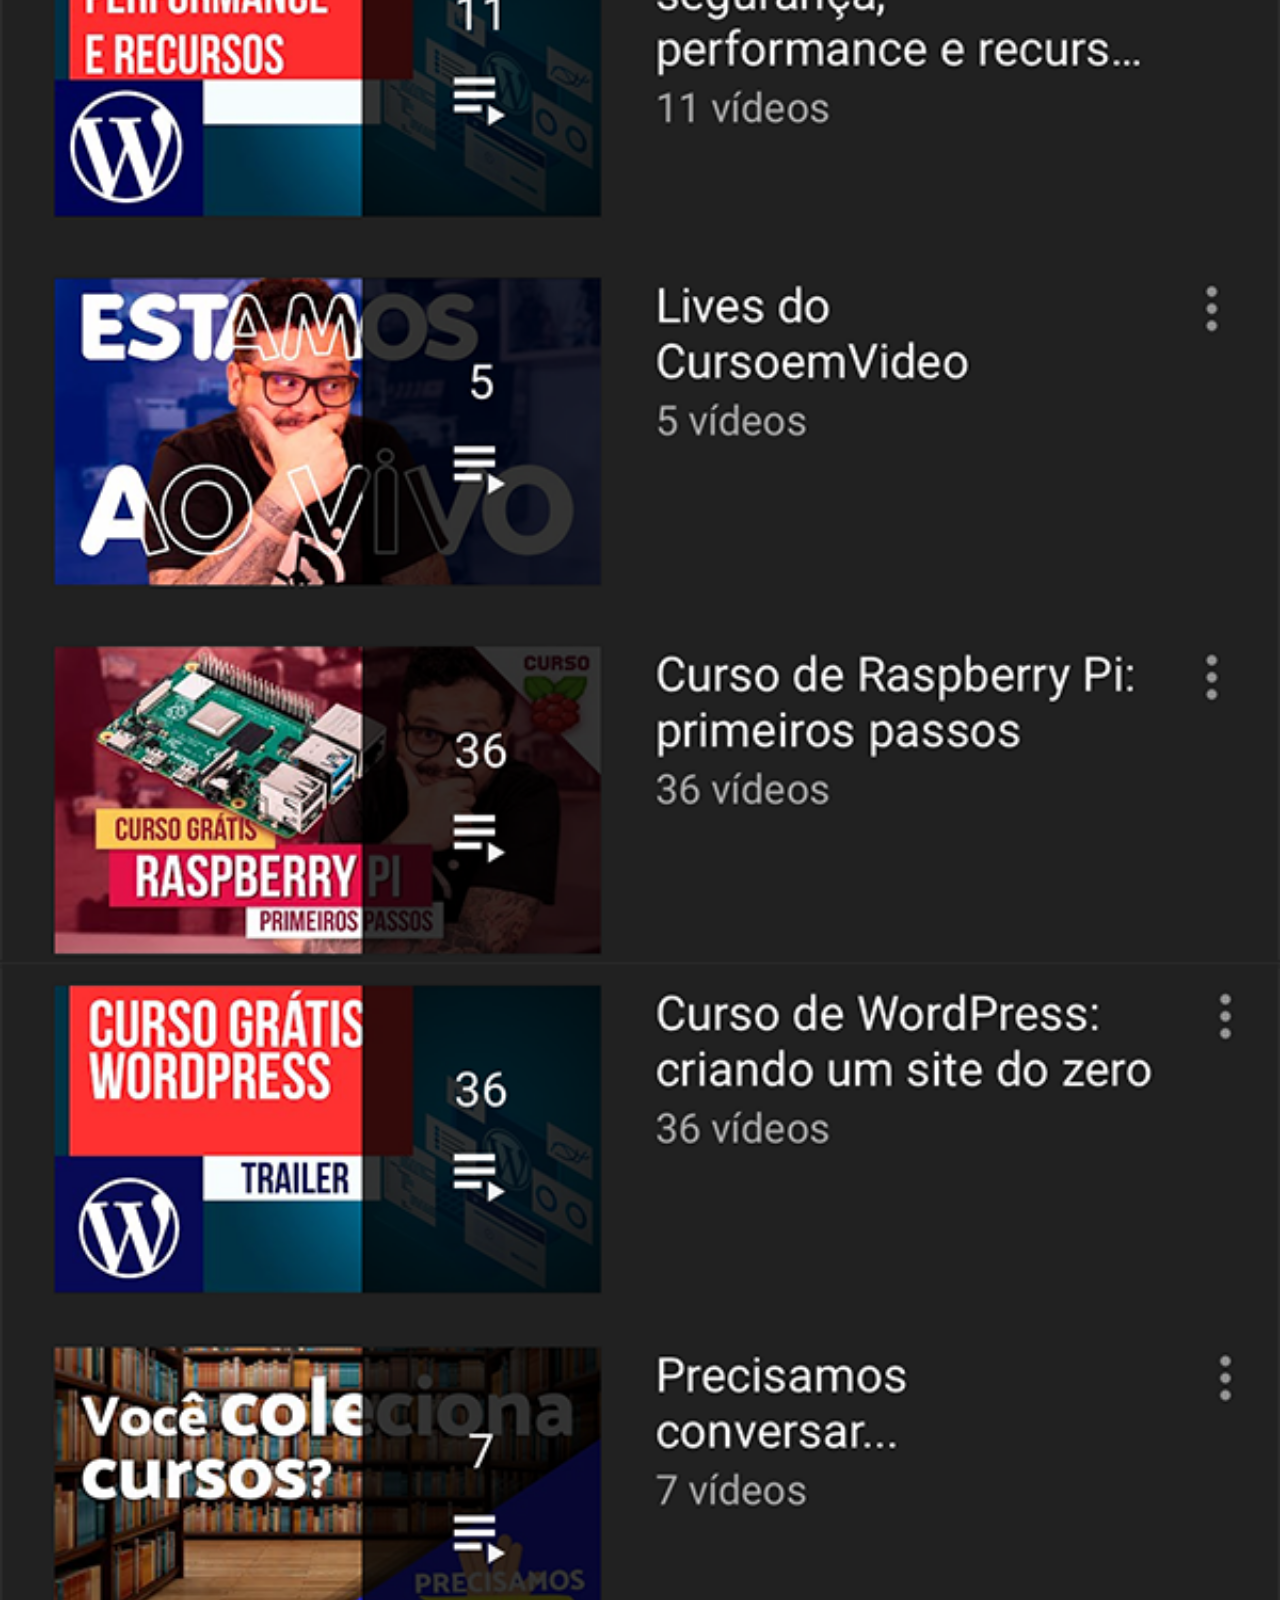
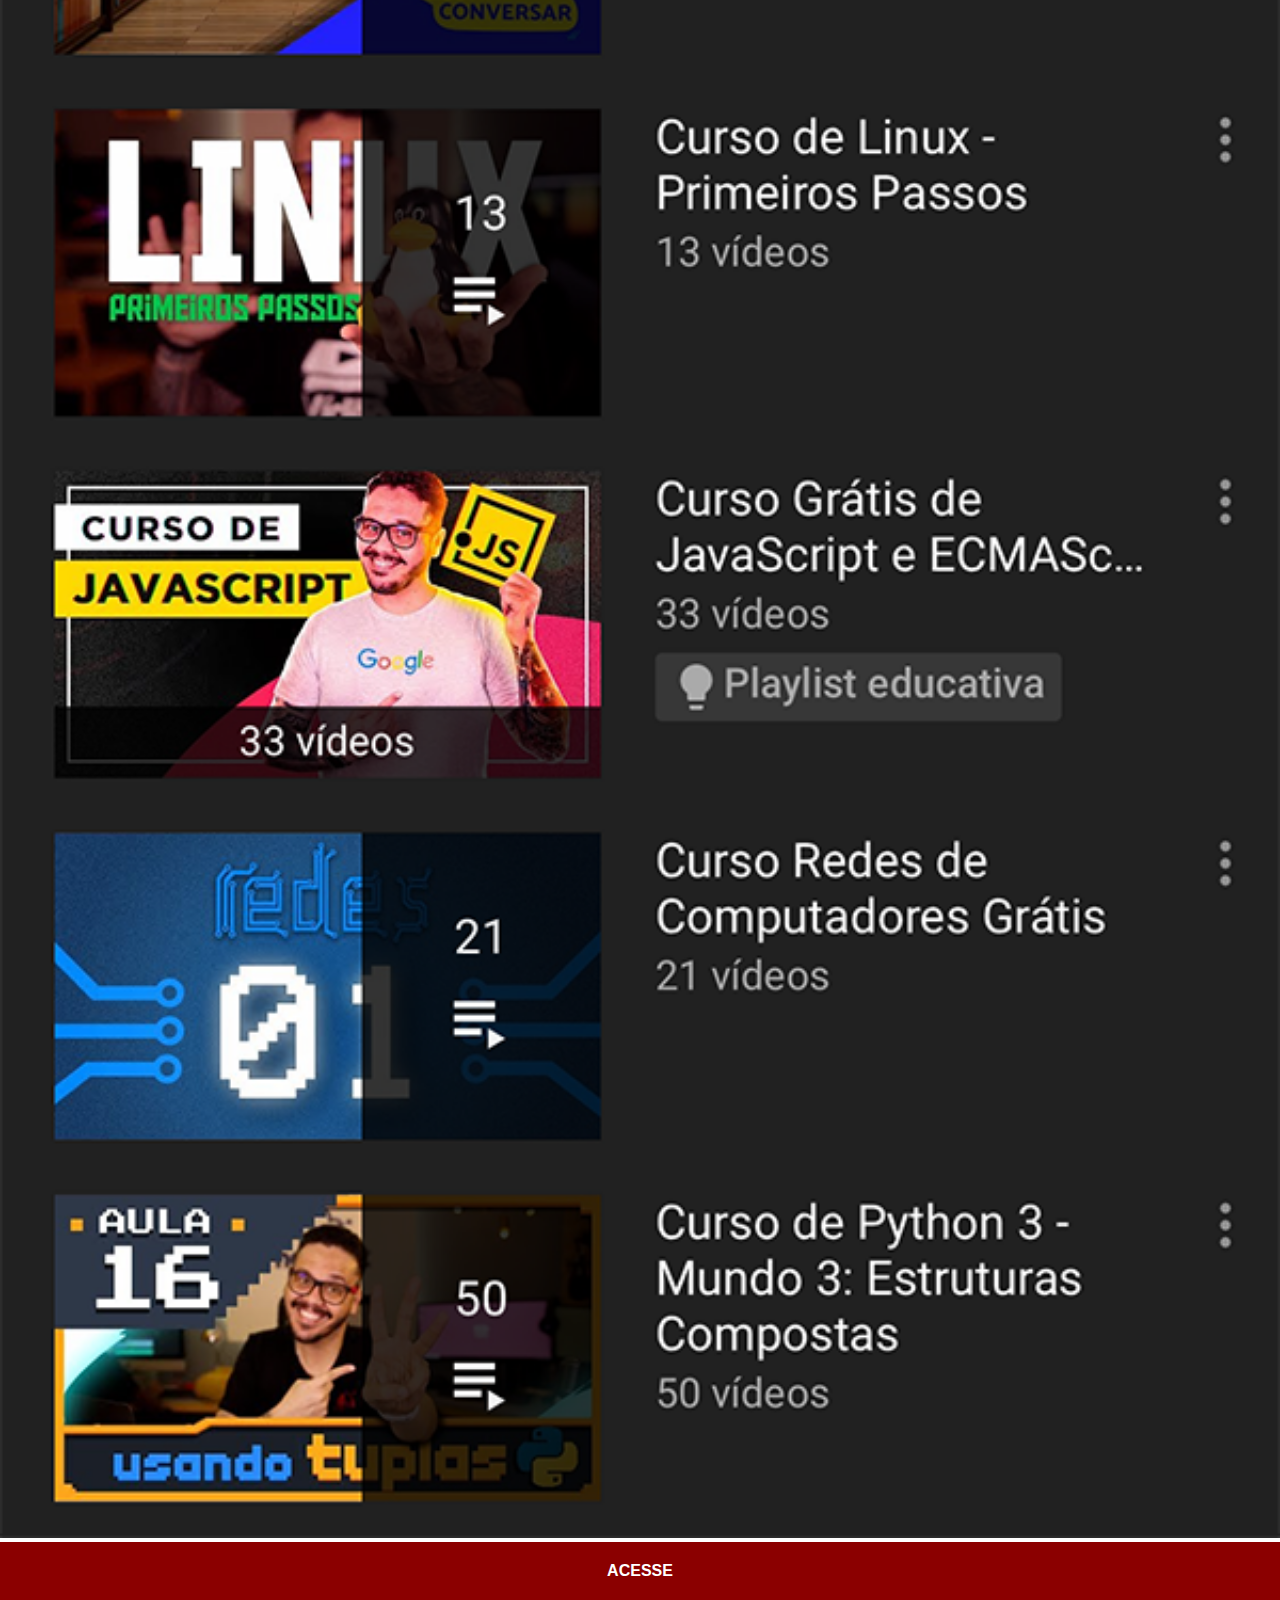
<file: youtube.html>
<!DOCTYPE html>
<html lang="pt-br">
<head>
    <meta charset="UTF-8">
    <meta name="viewport" content="width=device-width, initial-scale=1.0">
    <title>youtube</title>
    <link rel="stylesheet" href="estilos/social.css">
    <style>
        *{
            margin: 0px;
            padding: 0px;
            font-family: Arial, Helvetica, sans-serif;
        }

        ::-webkit-scrollbar{
            width: 0px;
            height: 0px;
        }

        img{
            width: 100vw;

        }

        a{
            display: block;
            background-color: darkred;
            padding: 20px;
            text-align: center;
            font-weight: bolder;
            text-decoration: none;
            color: white;
        }

        a:hover{
            background-color: red;
        }
    </style>

</head>

<body>
    <img src="imagens/tela-youtube.png" alt="">
    <a href="https://www.youtube.com/watch?v=zHKHMmEG9vE&list=PLHz_AreHm4dkcVCk2Bn_fdVQ81Fkrh6WT" target="_blank">ACESSE</a>
</body>

</html>
</file>
<file: estilos/style.css>
@charset "UTF-8";

*{
    margin: 0px;
    padding: 0px;
    font-family: Arial, Helvetica, sans-serif;
}

html, body{
    height: 100vh;
    width: 100vw;
    background-color: black;
}

body{
    background: url(../imagens/skly.jpg) no-repeat right bottom;
    background-size: cover;
    background-attachment: fixed;
}

main{
    height: 100vh;
    position: relative;
}

section#telefone{
    position: absolute;
    top: 50%;
    left: 50%;
    transform: translate(-50%, -50%);

    height: 627px;
    width: 311px;
    background-color: lightblue;

    background: url(../imagens/frame-iphone.png) no-repeat;
    
}

iframe#tela{
    position: relative;
    top: 80px;
    left: 22px;
    width: 267px;
    height: 471px;
}

section#redes-sociais{
    text-align: right;
    
}


section#redes-sociais img:hover{
    border: 2px solid rgba(255, 255, 255, 0.664);;
    transform: scale(1.2);
}

section#redes-sociais img {
    transition: transform 0.4s ease-in-out;
    width: 50px;
    margin: 10px;
    border-radius: 50%;
    box-shadow: 2px 2px 5px rgba(0, 0, 0, 0.308);
    box-sizing: border-box;
}
</file>
<file: estilos/social.css>
@charset "UTF-8";

*{
    margin: 0px;
    padding: 0px;
    font-family: Arial, Helvetica, sans-serif;
}

::-webkit-scrollbar{
    width: 0px;
    height: 0px;
}

img{
    width: 100vw;

}

a{
    display: block;
    background-color: darkred;
    padding: 20px;
    text-align: center;
    font-weight: bolder;
    text-decoration: none;
    color: white;
}

a:hover{
    background-color: red;
}
</file>
